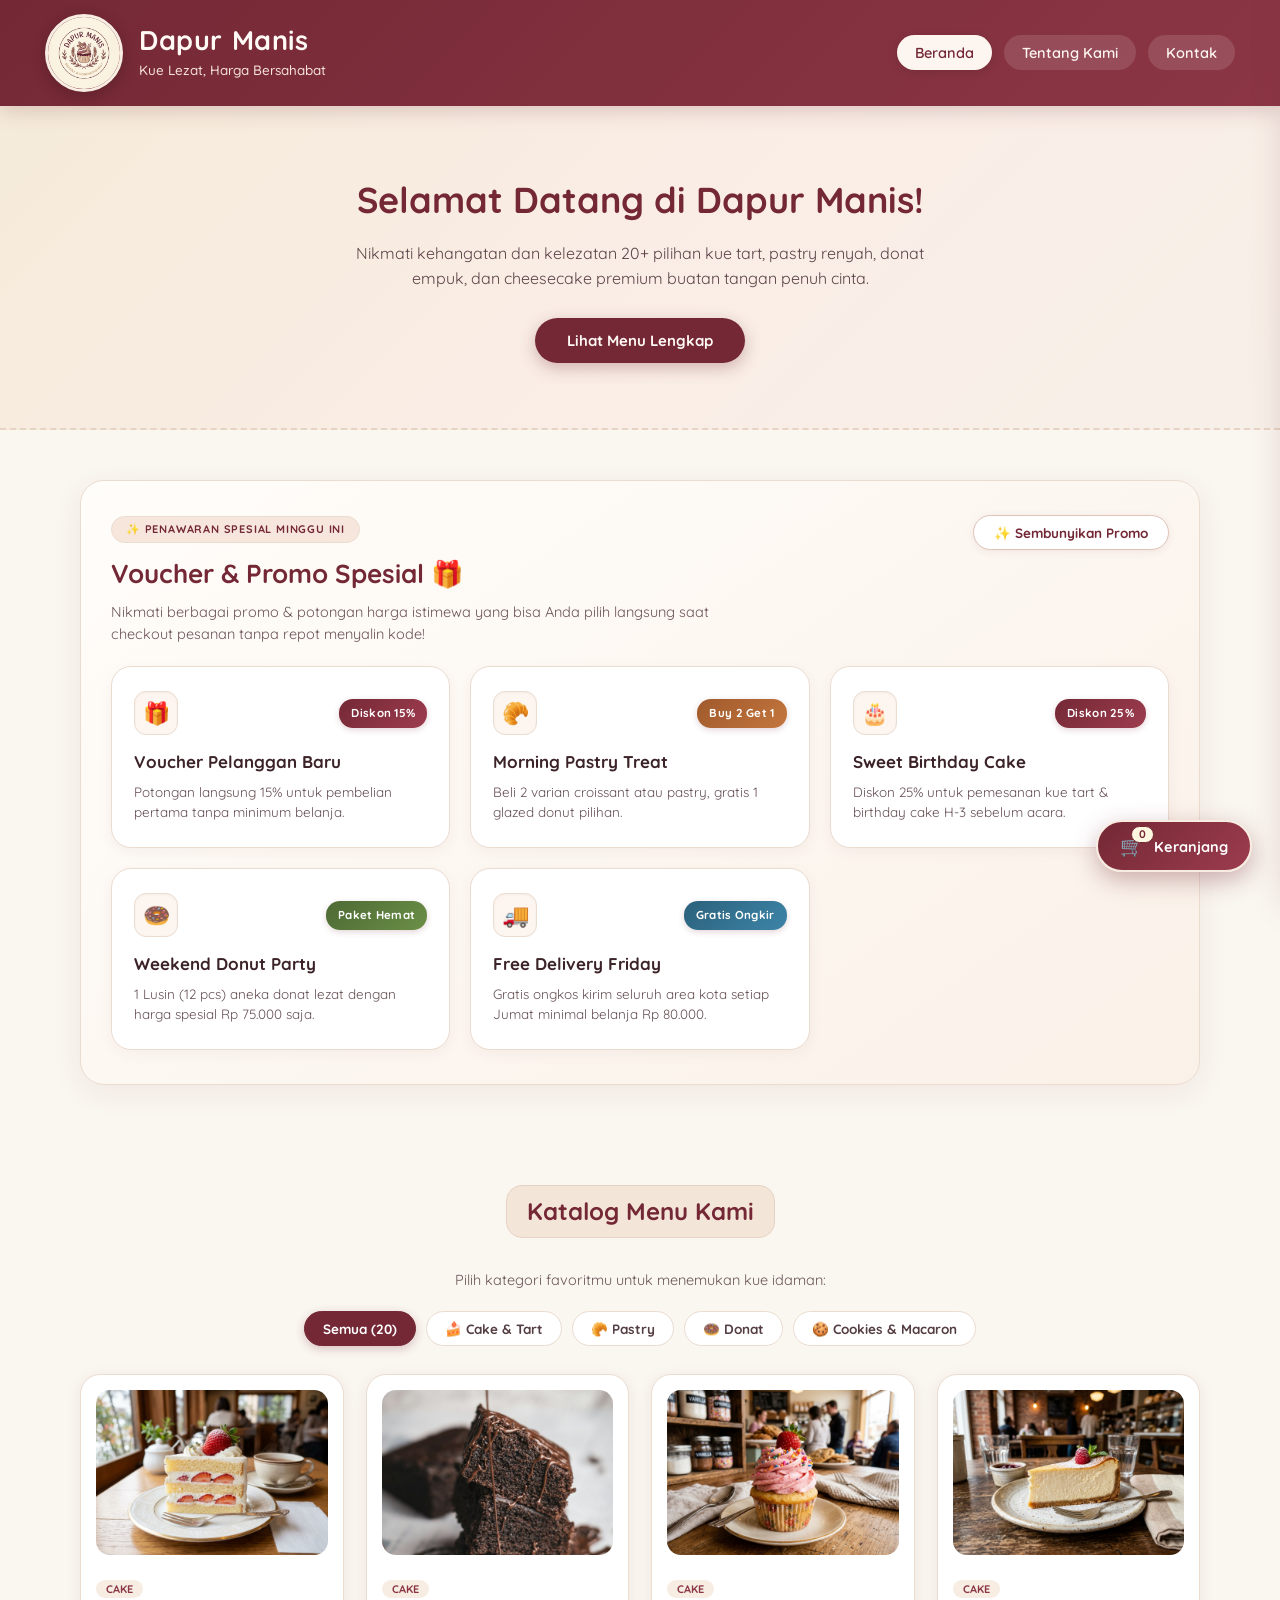
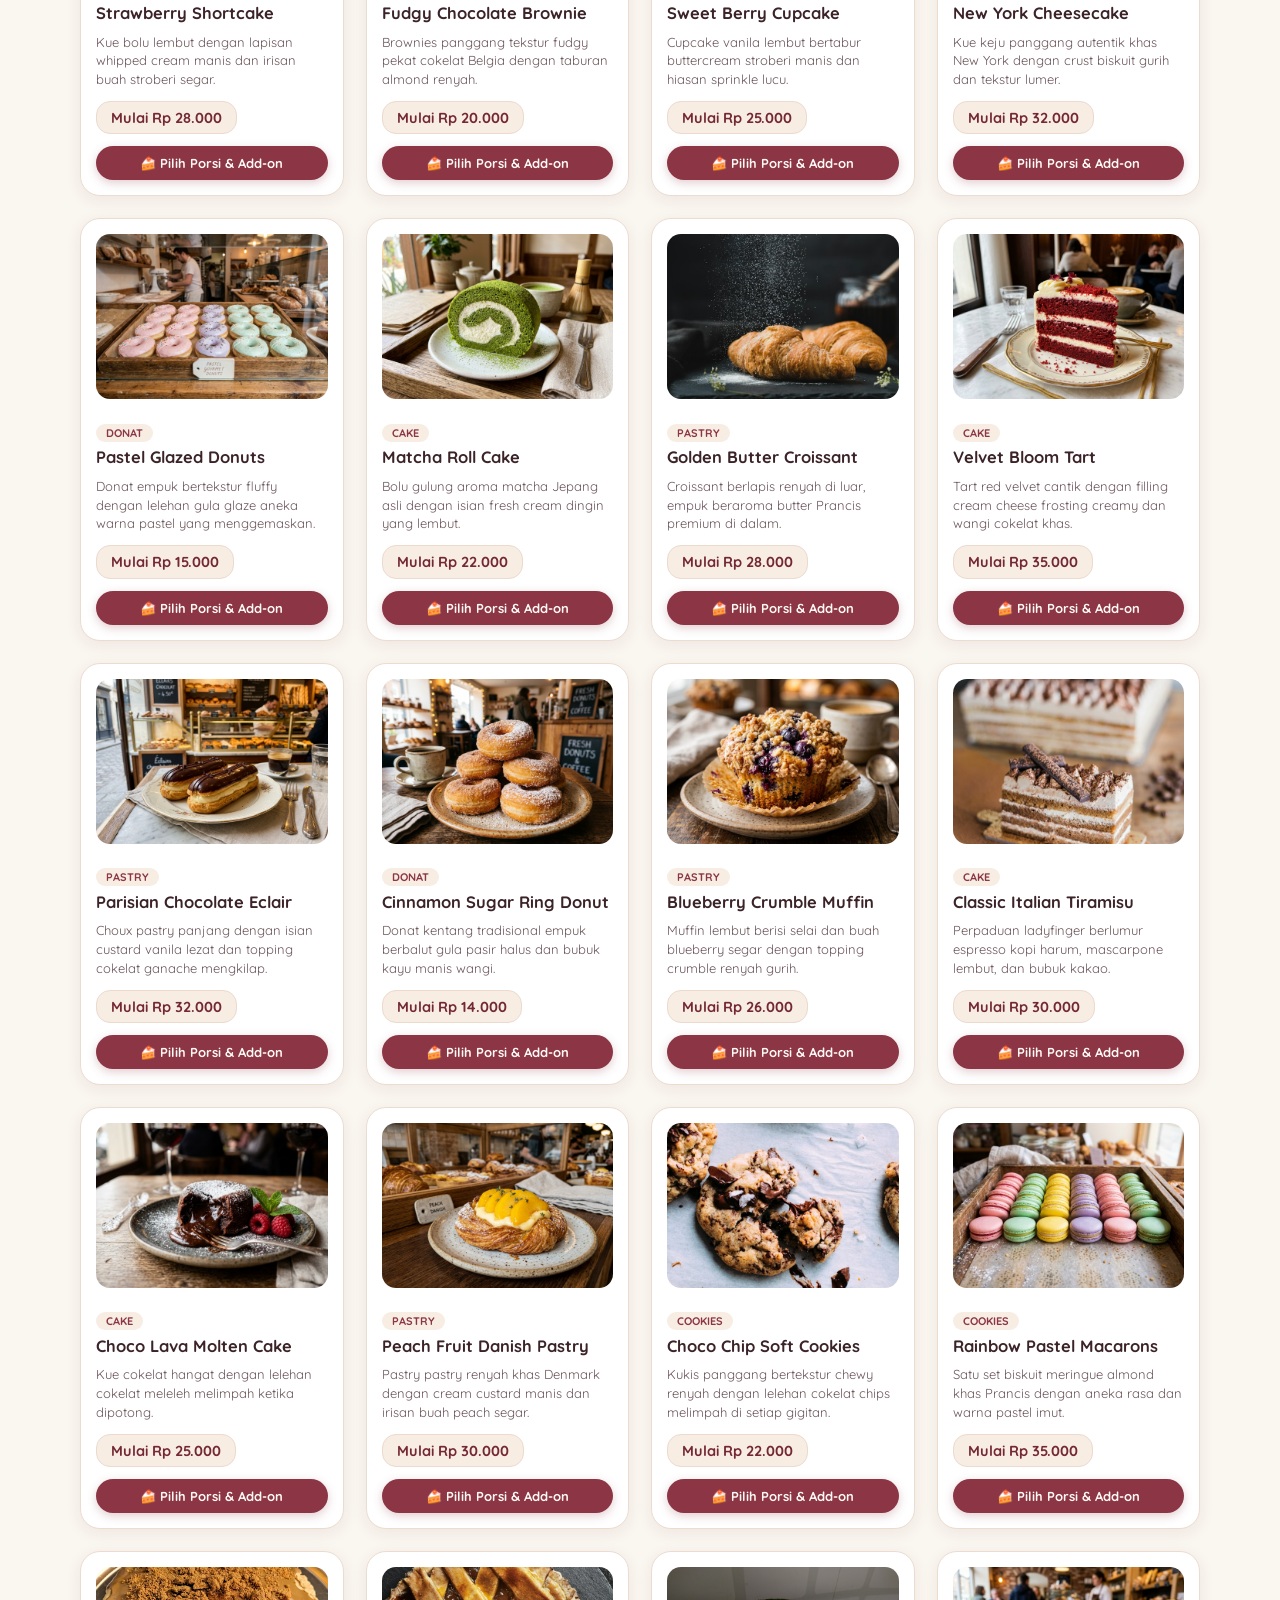
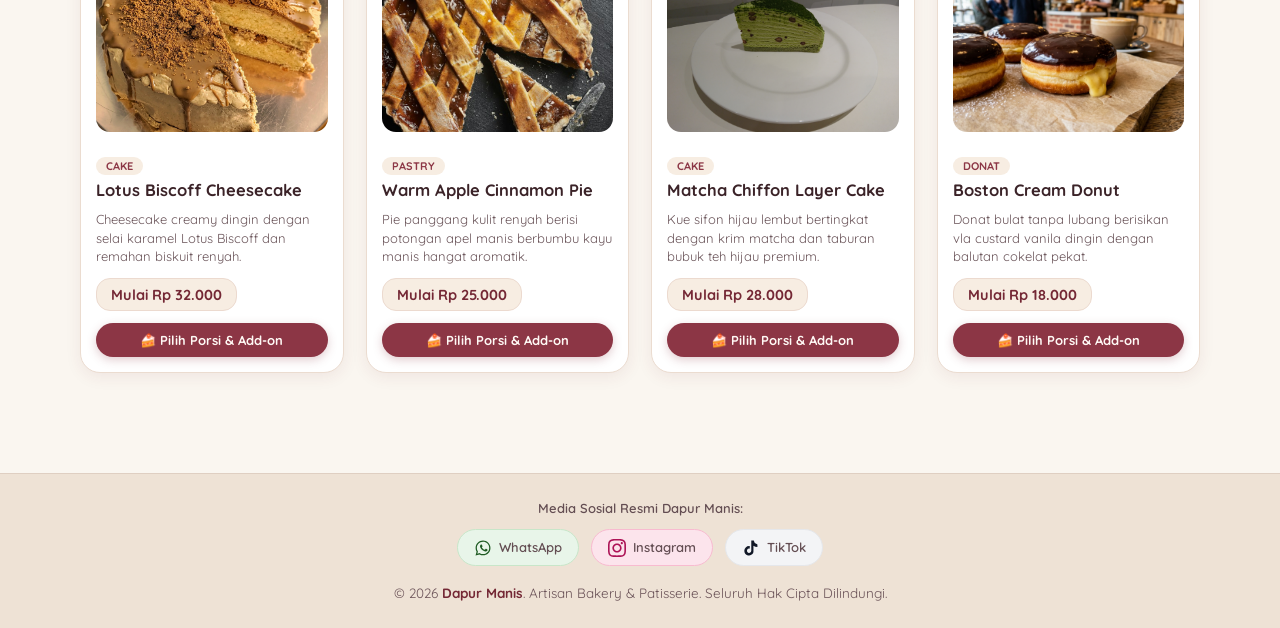
<file: index.html>
<!doctype html>
<html lang="id">
  <head>
    <meta charset="UTF-8" />
    <meta name="viewport" content="width=device-width, initial-scale=1.0" />
    <title>Dapur Manis - Toko Kue & Pastry</title>
    <meta
      name="description"
      content="Toko kue online Dapur Manis, menyediakan aneka pastry, donat empuk, kue tart, dan cheesecake lezat harga terjangkau."
    />
    <link rel="preconnect" href="https://fonts.googleapis.com" />
    <link rel="preconnect" href="https://fonts.gstatic.com" crossorigin />
    <link
      href="https://fonts.googleapis.com/css2?family=Quicksand:wght@500;600;700&display=swap"
      rel="stylesheet"
    />
    <link rel="stylesheet" href="style.css" />
  </head>
  <body>
    <!-- NOTIFIKASI TOAST -->
    <div id="notifikasi">🛍️ Produk berhasil ditambahkan ke keranjang!</div>

    <!-- HEADER DENGAN LOGO GAMBAR AI -->
    <header>
      <div class="logo">
        <img src="images/logo.png" alt="Logo Dapur Manis" class="logo-img" />
        <div class="logo-text">
          <h1>Dapur Manis</h1>
          <p>Kue Lezat, Harga Bersahabat</p>
        </div>
      </div>
      <nav>
        <ul>
          <li><a href="index.html" class="aktif">Beranda</a></li>
          <li><a href="tentang.html">Tentang Kami</a></li>
          <li><a href="kontak.html">Kontak</a></li>
        </ul>
      </nav>
    </header>

    <!-- HERO SECTION -->
    <div class="hero fade-in">
      <h2>Selamat Datang di Dapur Manis!</h2>
      <p>
        Nikmati kehangatan dan kelezatan 20+ pilihan kue tart, pastry renyah,
        donat empuk, dan cheesecake premium buatan tangan penuh cinta.
      </p>
      <button onclick="scrollKeProduk()">Lihat Menu Lengkap</button>
    </div>

    <!-- SECTION: 5 PROMO / DISKON SPESIAL -->
    <section class="fade-in">
      <div class="promo-box">
        <div class="promo-header-wrapper">
          <div class="promo-header-left">
            <span class="promo-tag-mini">✨ PENAWARAN SPESIAL MINGGU INI</span>
            <h2>Voucher & Promo Spesial 🎁</h2>
            <p class="promo-subtitle">
              Nikmati berbagai promo & potongan harga istimewa yang bisa Anda pilih langsung saat checkout pesanan tanpa repot menyalin kode!
            </p>
          </div>
          <button class="btn-toggle-promo" id="btnTogglePromo" onclick="toggleSemuaPromo()">
            ✨ Sembunyikan Promo
          </button>
        </div>

        <div id="areaPromo">
          <!-- 5 Promo dirender otomatis oleh JavaScript -->
          <div class="promo-grid" id="gridPromo"></div>
        </div>
      </div>
    </section>

    <!-- SECTION: 20 MENU PILIHAN (DENGAN FILTER KATEGORI) -->
    <section id="produk" class="fade-in">
      <div style="text-align: center; margin-bottom: 20px;">
        <h2>Katalog Menu Kami</h2>
        <p style="color: #6b555a; font-size: 14.5px; margin-top: 8px;">
          Pilih kategori favoritmu untuk menemukan kue idaman:
        </p>
      </div>

      <!-- Filter Kategori Interaktif -->
      <div class="kategori-wrapper">
        <button class="btn-kategori aktif" onclick="filterProduk('semua', this)">Semua (20)</button>
        <button class="btn-kategori" onclick="filterProduk('cake', this)">🍰 Cake & Tart</button>
        <button class="btn-kategori" onclick="filterProduk('pastry', this)">🥐 Pastry</button>
        <button class="btn-kategori" onclick="filterProduk('donat', this)">🍩 Donat</button>
        <button class="btn-kategori" onclick="filterProduk('cookies', this)">🍪 Cookies & Macaron</button>
      </div>

      <!-- 20 Produk dirender secara dinamis oleh JavaScript -->
      <div class="produk-grid" id="daftarProduk"></div>
    </section>

    <!-- TOMBOL FLOATING KERANJANG BELANJA -->
    <button class="floating-cart-btn" id="floatingCartBtn" onclick="bukaKeranjang()" aria-label="Buka Keranjang Belanja">
      <div class="floating-cart-icon-wrap">
        🛒
        <span class="cart-badge" id="floatingCartBadge">0</span>
      </div>
      <span class="floating-cart-label">Keranjang</span>
    </button>

    <!-- OVERLAY GELAP UNTUK DRAWER & MODAL -->
    <div id="cartOverlay" class="cart-overlay" onclick="tutupSemuaModal()"></div>

    <!-- DRAWER KERANJANG BELANJA (SLIDE-IN DARI KANAN) -->
    <div id="cartDrawer" class="cart-drawer">
      <div class="cart-drawer-header">
        <div class="cart-title-wrap">
          <h3>🛍️ Keranjang Belanja</h3>
          <span class="cart-count-pill" id="cartTotalItems">0 item</span>
        </div>
        <button class="btn-close-drawer" onclick="tutupKeranjang()" aria-label="Tutup Keranjang">✕</button>
      </div>

      <!-- LIST ITEM KERANJANG -->
      <div class="cart-drawer-body" id="cartItemsList">
        <!-- Dirender otomatis oleh JavaScript -->
      </div>

      <!-- FOOTER KERANJANG: VOUCHER, TOTAL & CHECKOUT -->
      <div class="cart-drawer-footer" id="cartFooter">
        <!-- Bagian Pemilih Voucher Pintar -->
        <div class="cart-voucher-box" id="cartVoucherBox">
          <!-- Dirender dinamis oleh JavaScript -->
        </div>

        <!-- Ringkasan Harga -->
        <div class="cart-summary">
          <div class="summary-row">
            <span>Subtotal</span>
            <span id="cartSubtotalText">Rp 0</span>
          </div>
          <div class="summary-row diskon" id="rowDiskon" style="display: none;">
            <span>Diskon Voucher (<span id="namaVoucherAktif">-</span>)</span>
            <span id="cartDiskonText">- Rp 0</span>
          </div>
          <div class="summary-row total">
            <span>Total Pembayaran</span>
            <span id="cartTotalText">Rp 0</span>
          </div>
        </div>

        <!-- Tombol Aksi -->
        <div class="cart-actions">
          <button class="btn-checkout" onclick="bukaCheckout()">Lanjut ke Checkout ➔</button>
          <button class="btn-clear-cart" onclick="konfirmasiKosongkanKeranjang()">Kosongkan</button>
        </div>
      </div>
    </div>

    <!-- MODAL DETAIL KUE, PORSI & ADD-ON (SLICES, TART, LILIN & TOPPER) -->
    <div id="modalDetailProduk" class="modal-detail-produk">
      <div class="modal-detail-content">
        <button class="btn-close-modal btn-close-detail" onclick="tutupModalDetail()" aria-label="Tutup Detail Kue">✕</button>
        <div id="modalDetailBody" class="modal-detail-body">
          <!-- Konten detail kue, pilihan porsi, dan add-on dirender dinamis via script.js -->
        </div>
      </div>
    </div>

    <!-- MODAL CHECKOUT PEMESANAN -->
    <div id="checkoutModal" class="checkout-modal">
      <div class="checkout-modal-content">
        <div class="checkout-header">
          <div>
            <h3>🍰 Checkout & Pemesanan</h3>
            <p>Lengkapi data pengiriman untuk memproses pesanan kue lezat Anda</p>
          </div>
          <button class="btn-close-modal" onclick="tutupCheckout()" aria-label="Tutup Formulir">✕</button>
        </div>

        <div class="checkout-body">
          <form id="formCheckout" onsubmit="prosesCheckout(event)">
            <div class="checkout-grid">
              <!-- Kolom Kiri: Data Pemesan & Pengiriman -->
              <div class="checkout-col">
                <h4 class="checkout-section-title">📍 Data Pengiriman</h4>

                <div class="form-group">
                  <label for="coNama">Nama Lengkap *</label>
                  <input type="text" id="coNama" placeholder="Nama penerima kue..." required />
                </div>

                <div class="form-group">
                  <label for="coTelepon">Nomor WhatsApp / HP *</label>
                  <input type="tel" id="coTelepon" placeholder="Contoh: 081234567890" required />
                </div>

                <!-- Opsi Metode Pengiriman -->
                <div class="form-group">
                  <label>Opsi Pengiriman *</label>
                  <div class="pengiriman-options">
                    <label class="radio-label">
                      <input type="radio" name="opsiPengiriman" value="delivery" checked onchange="gantiOpsiPengiriman(this.value)" />
                      <span>🚚 Diantar ke Alamat (Delivery - Ongkir Rp 10.000)</span>
                    </label>
                    <label class="radio-label">
                      <input type="radio" name="opsiPengiriman" value="pickup" onchange="gantiOpsiPengiriman(this.value)" />
                      <span>🏬 Ambil Sendiri di Toko (Pick-up - Bebas Ongkir)</span>
                    </label>
                  </div>
                </div>

                <div class="form-group" id="groupAlamatPengiriman">
                  <label for="coAlamat">Alamat Lengkap Pengiriman *</label>
                  <textarea id="coAlamat" rows="3" placeholder="Jalan, No. Rumah, RT/RW, Kelurahan, Kecamatan, Kota" required></textarea>
                </div>

                <!-- Info Lokasi Jika Ambil di Toko -->
                <div class="info-pickup-box" id="infoPickupBox" style="display: none;">
                  📍 <strong>Lokasi Toko Dapur Manis:</strong><br />
                  Jl. Cempaka Manis No. 45, Kota (Buka Pukul 08.00 - 20.00 WIB).<br />
                  Pesanan Anda akan kami siapkan dan bisa diambil langsung tanpa biaya ongkos kirim.
                </div>

                <div class="form-row-2">
                  <div class="form-group">
                    <label for="coTanggal" id="labelCoTanggal">Tanggal Kirim *</label>
                    <input type="date" id="coTanggal" required />
                  </div>
                  <div class="form-group">
                    <label for="coWaktu" id="labelCoWaktu">Waktu Kirim / Ambil</label>
                    <select id="coWaktu">
                      <option value="Pagi (08.00 - 11.00)">Pagi (08.00 - 11.00)</option>
                      <option value="Siang (12.00 - 15.00)">Siang (12.00 - 15.00)</option>
                      <option value="Sore (15.00 - 18.00)" selected>Sore (15.00 - 18.00)</option>
                    </select>
                  </div>
                </div>

                <div class="form-group">
                  <label for="coCatatan">Catatan Pesanan (Opsional)</label>
                  <input type="text" id="coCatatan" placeholder="Contoh: Lilin ultah, tulisan ucapan di kue, dll" />
                </div>

                <div class="form-group">
                  <label>Metode Pembayaran *</label>
                  <div class="metode-bayar-options">
                    <label class="radio-label">
                      <input type="radio" name="metodeBayar" value="QRIS" checked onchange="togglePilihanBank()" />
                      <span>🟢 QRIS (Pembayaran Instan)</span>
                    </label>

                    <div id="qrisInfoCheckout" class="metode-pay-hint">
                      📱 <strong>Scan QRIS Cepat:</strong> QR Code resmi dan nominal pembayaran akan langsung ditampilkan di struk untuk Anda scan via GoPay, OVO, Dana, BCA, atau m-Banking.
                    </div>

                    <label class="radio-label">
                      <input type="radio" name="metodeBayar" value="Transfer Bank" id="radioTransferBank" onchange="togglePilihanBank()" />
                      <span>🏦 Transfer Bank</span>
                    </label>

                    <!-- Dropdown Pilihan Bank & Live Info Rekening -->
                    <div id="pilihanBankWrapper" class="bank-dropdown-wrapper" style="display: none;">
                      <label for="selectBank" class="sub-label">Pilih Bank Tujuan:</label>
                      <select id="selectBank" class="select-bank" onchange="perbaruiInfoBankCheckout()">
                        <option value="BCA">Bank BCA (827-091-2345 a.n Dapur Manis)</option>
                        <option value="Mandiri">Bank Mandiri (137-00-9876-543 a.n Dapur Manis)</option>
                        <option value="BRI">Bank BRI (0341-01-002345-502 a.n Dapur Manis)</option>
                        <option value="BNI">Bank BNI (084-567-8901 a.n Dapur Manis)</option>
                        <option value="BSI">Bank Syariah Indonesia / BSI (712-345-6789 a.n Dapur Manis)</option>
                        <option value="SeaBank">SeaBank (901-234-5678 a.n Dapur Manis)</option>
                      </select>
                      <div id="infoBankCheckoutBox" class="info-bank-live-card">
                        <!-- Diisi otomatis oleh JavaScript -->
                      </div>
                    </div>

                    <label class="radio-label">
                      <input type="radio" name="metodeBayar" value="COD (Bayar di Tempat)" onchange="togglePilihanBank()" />
                      <span>💵 COD (Bayar di Tempat / saat Terima)</span>
                    </label>

                    <div id="codInfoCheckout" class="metode-pay-hint" style="display: none;">
                      💵 <strong>Bayar Tunai:</strong> Pembayaran dilakukan secara tunai kepada kurir saat kue diantar atau di kasir saat ambil di toko Dapur Manis.
                    </div>
                  </div>
                </div>
              </div>

              <!-- Kolom Kanan: Ringkasan Pesanan -->
              <div class="checkout-col checkout-col-summary">
                <h4 class="checkout-section-title">🧾 Ringkasan Pesanan</h4>
                <div id="checkoutSummaryItems" class="checkout-summary-items">
                  <!-- Items dimuat via JS -->
                </div>

                <!-- Bagian Pemilih Voucher di Checkout -->
                <div class="checkout-voucher-section" id="checkoutVoucherSection">
                  <!-- Dirender dinamis oleh JavaScript -->
                </div>

                <div class="checkout-calc-box">
                  <div class="calc-row">
                    <span>Subtotal Produk</span>
                    <span id="coSubtotal">Rp 0</span>
                  </div>
                  <div class="calc-row diskon" id="coRowDiskon" style="display: none;">
                    <span>Diskon Voucher (<span id="coNamaVoucher">-</span>)</span>
                    <span id="coDiskon">- Rp 0</span>
                  </div>
                  <div class="calc-row">
                    <span>Ongkos Kirim</span>
                    <span id="coOngkir" class="text-green">Rp 10.000</span>
                  </div>
                  <div class="calc-row total">
                    <span>Total Pembayaran</span>
                    <span id="coTotalAkhir">Rp 0</span>
                  </div>
                </div>

                <button type="submit" class="btn-konfirmasi-order">
                  🧁 Konfirmasi & Buat Pesanan
                </button>
              </div>
            </div>
          </form>
        </div>
      </div>
    </div>

    <!-- MODAL PEMILIH VOUCHER & PROMO (SMART VOUCHER PICKER) -->
    <div id="voucherModal" class="voucher-modal" onclick="handleKlikLuarVoucher(event)">
      <div class="voucher-modal-content" onclick="event.stopPropagation()">
        <div class="voucher-modal-header">
          <div class="voucher-header-info">
            <h3>🎟️ Pilih Voucher Promo</h3>
            <p>Pilih diskon terbaik yang sesuai dengan pesanan Anda</p>
          </div>
          <button class="btn-close-modal" type="button" onclick="tutupModalVoucher()" aria-label="Tutup Pilihan Voucher">✕</button>
        </div>

        <div class="voucher-modal-body">
          <!-- Keterangan Status Voucher -->
          <div class="voucher-modal-subheading">
            <h4>Promo Toko Tersedia</h4>
            <span id="badgeVoucherTersedia" class="badge-voucher-count">0 promo bisa dipakai</span>
          </div>

          <!-- Daftar Voucher Card yang Dinamis Menyesuaikan Keranjang -->
          <div id="daftarVoucherContainer" class="voucher-picker-list">
            <!-- Dirender secara dinamis oleh JavaScript -->
          </div>
        </div>

        <div class="voucher-modal-footer">
          <button type="button" class="btn-tutup-voucher" onclick="tutupModalVoucher()">
            Selesai / Kembali ke Pesanan
          </button>
        </div>
      </div>
    </div>

    <!-- MODAL STRUK PESANAN BERHASIL -->
    <div id="successModal" class="success-modal">
      <div class="success-content">
        <div class="success-header">
          <div class="success-icon">🎉</div>
          <h3>Pesanan Berhasil Dibuat!</h3>
          <p>Terima kasih telah memesan kue lezat di Dapur Manis</p>
        </div>

        <div id="orderReceiptDetails" class="receipt-box">
          <!-- Diisi via JS -->
        </div>

        <div class="success-actions">
          <button id="btnKirimWhatsApp" class="btn-wa" onclick="kirimWhatsAppPesanan()">
            📲 Konfirmasi Pesanan via WhatsApp
          </button>
          <button id="btnUnduhFoto" class="btn-unduh-foto" onclick="unduhFotoStruk()">
            📸 Unduh Foto Struk (PNG)
          </button>
          <button class="btn-belanja-lagi" onclick="tutupSuksesModal()">
            🛍️ Belanja Lagi
          </button>
        </div>
      </div>
    </div>

    <!-- FOOTER -->
    <footer>
      <div class="footer-medsos-row">
        <span>Media Sosial Resmi Dapur Manis:</span>
        <div class="footer-medsos-links">
          <a href="https://wa.me/6285816098398" target="_blank" rel="noopener noreferrer" class="footer-icon-link link-wa" title="WhatsApp (0858-1609-8398)">
            <svg viewBox="0 0 24 24" width="18" height="18" fill="currentColor"><path d="M12.04 2C6.58 2 2.13 6.45 2.13 11.91C2.13 13.66 2.59 15.36 3.45 16.86L2.05 22L7.3 20.62C8.75 21.41 10.38 21.83 12.04 21.83C17.5 21.83 21.95 17.38 21.95 11.92C21.95 9.27 20.92 6.78 19.05 4.91C17.18 3.03 14.69 2 12.04 2M12.05 3.67C14.25 3.67 16.31 4.53 17.87 6.09C19.42 7.65 20.28 9.72 20.28 11.92C20.28 16.46 16.58 20.15 12.04 20.15C10.56 20.15 9.11 19.76 7.85 19L7.55 18.83L4.43 19.65L5.26 16.61L5.06 16.29C4.24 14.99 3.8 13.47 3.8 11.91C3.81 7.37 7.5 3.67 12.05 3.67M9.53 7.34C9.36 7.34 9.09 7.4 8.87 7.65C8.65 7.89 8.02 8.48 8.02 9.7C8.02 10.92 8.91 12.1 9.03 12.26C9.15 12.42 10.74 14.99 13.25 15.96C15.35 16.78 15.77 16.61 16.23 16.57C16.69 16.53 17.7 15.96 17.91 15.38C18.12 14.79 18.12 14.29 18.06 14.18C18 14.08 17.83 14.02 17.58 13.9C17.33 13.77 16.08 13.16 15.85 13.07C15.62 12.99 15.45 12.95 15.29 13.2C15.12 13.45 14.64 14.02 14.5 14.18C14.35 14.35 14.21 14.37 13.96 14.25C13.71 14.12 12.9 13.86 11.95 13.01C11.21 12.35 10.7 11.53 10.56 11.28C10.42 11.03 10.54 10.9 10.67 10.77C10.78 10.66 10.92 10.47 11.05 10.33C11.18 10.18 11.22 10.07 11.3 9.91C11.39 9.74 11.35 9.6 11.29 9.47C11.22 9.35 10.74 8.17 10.54 7.68C10.34 7.21 10.14 7.27 9.98 7.26C9.83 7.25 9.68 7.34 9.53 7.34Z"/></svg>
            <span>WhatsApp</span>
          </a>
          <a href="https://instagram.com" target="_blank" rel="noopener noreferrer" class="footer-icon-link link-ig" title="Instagram (@dapurmanis.bakery)">
            <svg viewBox="0 0 24 24" width="18" height="18" fill="currentColor"><path d="M12 2.163c3.204 0 3.584.012 4.85.07 3.252.148 4.771 1.691 4.919 4.919.058 1.265.069 1.645.069 4.849 0 3.205-.012 3.584-.069 4.849-.149 3.225-1.664 4.771-4.919 4.919-1.266.058-1.644.07-4.85.07-3.204 0-3.584-.012-4.849-.07-3.26-.149-4.771-1.699-4.919-4.92-.058-1.265-.07-1.644-.07-4.849 0-3.204.013-3.583.07-4.849.149-3.227 1.664-4.771 4.919-4.919 1.266-.057 1.645-.069 4.849-.069zm0-2.163c-3.259 0-3.667.014-4.947.072-4.358.2-6.78 2.618-6.98 6.98-.059 1.281-.073 1.689-.073 4.948 0 3.259.014 3.668.072 4.948.2 4.358 2.618 6.78 6.98 6.98 1.281.058 1.689.072 4.948.072 3.259 0 3.668-.014 4.948-.072 4.354-.2 6.782-2.618 6.979-6.98.059-1.28.073-1.689.073-4.948 0-3.259-.014-3.667-.072-4.947-.196-4.354-2.617-6.78-6.979-6.98-1.281-.059-1.69-.073-4.949-.073zm0 5.838c-3.403 0-6.162 2.759-6.162 6.162s2.759 6.163 6.162 6.163 6.162-2.759 6.162-6.163c0-3.403-2.759-6.162-6.162-6.162zm0 10.162c-2.209 0-4-1.79-4-4 0-2.209 1.791-4 4-4s4 1.791 4 4c0 2.21-1.791 4-4 4zm6.406-11.845c-.796 0-1.441.645-1.441 1.44s.645 1.44 1.441 1.44c.795 0 1.439-.645 1.439-1.44s-.644-1.44-1.439-1.44z"/></svg>
            <span>Instagram</span>
          </a>
          <a href="https://tiktok.com" target="_blank" rel="noopener noreferrer" class="footer-icon-link link-tiktok" title="TikTok (@dapurmanis.official)">
            <svg viewBox="0 0 24 24" width="18" height="18" fill="currentColor"><path d="M19.59 6.69a4.83 4.83 0 0 1-3.77-4.25V2h-3.45v13.67a2.89 2.89 0 0 1-5.2 1.74 2.89 2.89 0 0 1 2.31-4.64c.29 0 .58.04.86.12V9.4a6.33 6.33 0 0 0-.86-.06A6.34 6.34 0 0 0 3.1 15.68a6.34 6.34 0 0 0 10.82 4.48c.84-.85 1.34-2 1.34-3.25V8.89c1.5 1.07 3.32 1.7 5.29 1.76V7.2a4.81 4.81 0 0 1-.96-.51z"/></svg>
            <span>TikTok</span>
          </a>
        </div>
      </div>
      <p>
        &copy; 2026 <span>Dapur Manis</span>. Artisan Bakery & Patisserie. Seluruh Hak Cipta Dilindungi.
      </p>
    </footer>

    <script src="script.js"></script>
  </body>
</html>
</file>
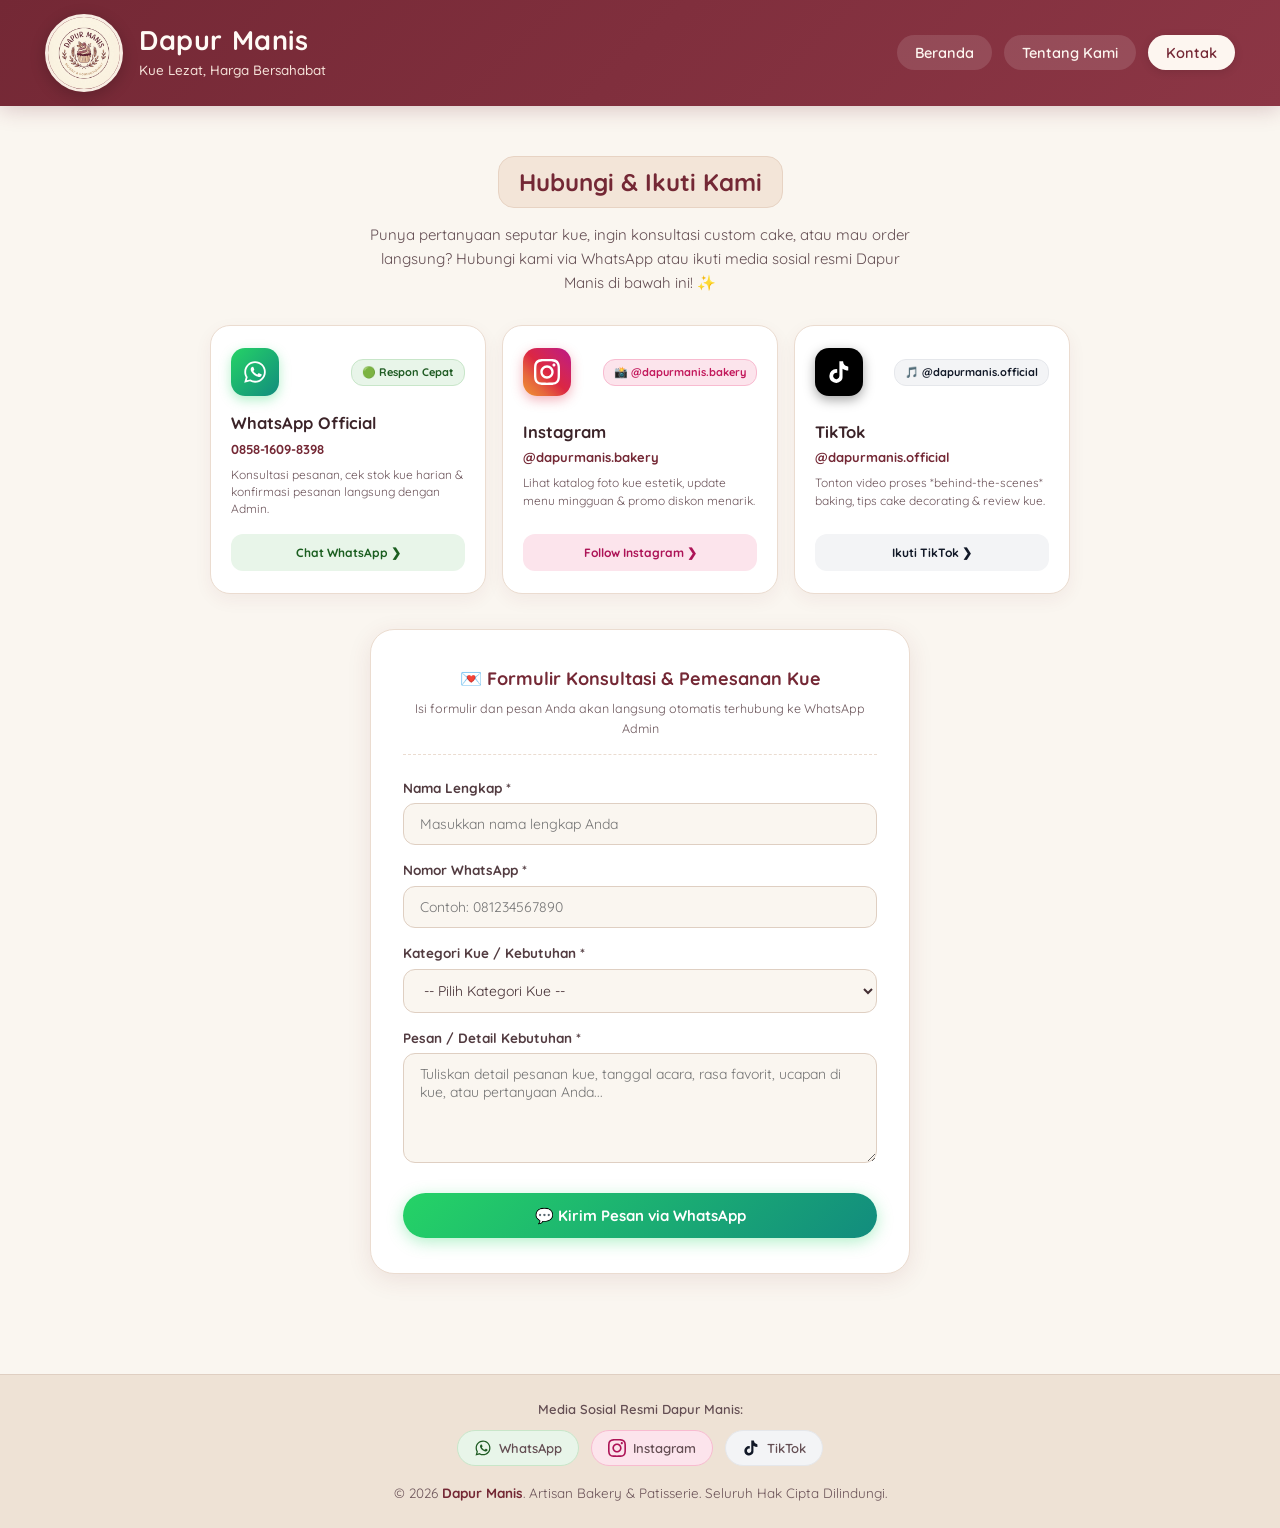
<file: kontak.html>
<!doctype html>
<html lang="id">
  <head>
    <meta charset="UTF-8" />
    <meta name="viewport" content="width=device-width, initial-scale=1.0" />
    <title>Dapur Manis - Kontak & Media Sosial</title>
    <meta
      name="description"
      content="Hubungi Dapur Manis via WhatsApp, Instagram, atau TikTok untuk pemesanan kue lezat dan konsultasi custom cake."
    />
    <link rel="preconnect" href="https://fonts.googleapis.com">
    <link rel="preconnect" href="https://fonts.gstatic.com" crossorigin>
    <link href="https://fonts.googleapis.com/css2?family=Quicksand:wght@500;600;700&display=swap" rel="stylesheet">
    <link rel="stylesheet" href="style.css" />
  </head>
  <body>
    <!-- HEADER -->
    <header>
      <div class="logo">
        <img src="images/logo.png" alt="Logo Dapur Manis" class="logo-img" />
        <div class="logo-text">
          <h1>Dapur Manis</h1>
          <p>Kue Lezat, Harga Bersahabat</p>
        </div>
      </div>
      <nav>
        <ul>
          <li><a href="index.html">Beranda</a></li>
          <li><a href="tentang.html">Tentang Kami</a></li>
          <li><a href="kontak.html" class="aktif">Kontak</a></li>
        </ul>
      </nav>
    </header>

    <!-- SECTION: KONTAK & MEDIA SOSIAL -->
    <section class="section-kontak fade-in">
      <h2>Hubungi & Ikuti Kami</h2>
      <p class="deskripsi-kontak">
        Punya pertanyaan seputar kue, ingin konsultasi custom cake, atau mau order langsung? Hubungi kami via WhatsApp atau ikuti media sosial resmi Dapur Manis di bawah ini! ✨
      </p>

      <!-- KARTU SALURAN MEDIA SOSIAL TOKO -->
      <div class="medsos-kontak-grid">
        <!-- 1. WHATSAPP -->
        <a href="https://wa.me/6285816098398?text=Halo%20Admin%20Dapur%20Manis,%20saya%20ingin%20konsultasi%20pemesanan%20kue." target="_blank" rel="noopener noreferrer" class="medsos-card card-wa">
          <div class="medsos-card-header">
            <div class="medsos-icon-wrap wa-icon-bg">
              <svg viewBox="0 0 24 24" width="26" height="26" fill="currentColor">
                <path d="M12.04 2C6.58 2 2.13 6.45 2.13 11.91C2.13 13.66 2.59 15.36 3.45 16.86L2.05 22L7.3 20.62C8.75 21.41 10.38 21.83 12.04 21.83C17.5 21.83 21.95 17.38 21.95 11.92C21.95 9.27 20.92 6.78 19.05 4.91C17.18 3.03 14.69 2 12.04 2M12.05 3.67C14.25 3.67 16.31 4.53 17.87 6.09C19.42 7.65 20.28 9.72 20.28 11.92C20.28 16.46 16.58 20.15 12.04 20.15C10.56 20.15 9.11 19.76 7.85 19L7.55 18.83L4.43 19.65L5.26 16.61L5.06 16.29C4.24 14.99 3.8 13.47 3.8 11.91C3.81 7.37 7.5 3.67 12.05 3.67M9.53 7.34C9.36 7.34 9.09 7.4 8.87 7.65C8.65 7.89 8.02 8.48 8.02 9.7C8.02 10.92 8.91 12.1 9.03 12.26C9.15 12.42 10.74 14.99 13.25 15.96C15.35 16.78 15.77 16.61 16.23 16.57C16.69 16.53 17.7 15.96 17.91 15.38C18.12 14.79 18.12 14.29 18.06 14.18C18 14.08 17.83 14.02 17.58 13.9C17.33 13.77 16.08 13.16 15.85 13.07C15.62 12.99 15.45 12.95 15.29 13.2C15.12 13.45 14.64 14.02 14.5 14.18C14.35 14.35 14.21 14.37 13.96 14.25C13.71 14.12 12.9 13.86 11.95 13.01C11.21 12.35 10.7 11.53 10.56 11.28C10.42 11.03 10.54 10.9 10.67 10.77C10.78 10.66 10.92 10.47 11.05 10.33C11.18 10.18 11.22 10.07 11.3 9.91C11.39 9.74 11.35 9.6 11.29 9.47C11.22 9.35 10.74 8.17 10.54 7.68C10.34 7.21 10.14 7.27 9.98 7.26C9.83 7.25 9.68 7.34 9.53 7.34Z"/>
              </svg>
            </div>
            <span class="medsos-badge badge-wa">🟢 Respon Cepat</span>
          </div>
          <div class="medsos-info">
            <h4>WhatsApp Official</h4>
            <div class="medsos-handle">0858-1609-8398</div>
            <p>Konsultasi pesanan, cek stok kue harian & konfirmasi pesanan langsung dengan Admin.</p>
          </div>
          <div class="medsos-cta cta-wa">Chat WhatsApp ❯</div>
        </a>

        <!-- 2. INSTAGRAM -->
        <a href="https://instagram.com" target="_blank" rel="noopener noreferrer" class="medsos-card card-ig">
          <div class="medsos-card-header">
            <div class="medsos-icon-wrap ig-icon-bg">
              <svg viewBox="0 0 24 24" width="26" height="26" fill="currentColor">
                <path d="M12 2.163c3.204 0 3.584.012 4.85.07 3.252.148 4.771 1.691 4.919 4.919.058 1.265.069 1.645.069 4.849 0 3.205-.012 3.584-.069 4.849-.149 3.225-1.664 4.771-4.919 4.919-1.266.058-1.644.07-4.85.07-3.204 0-3.584-.012-4.849-.07-3.26-.149-4.771-1.699-4.919-4.92-.058-1.265-.07-1.644-.07-4.849 0-3.204.013-3.583.07-4.849.149-3.227 1.664-4.771 4.919-4.919 1.266-.057 1.645-.069 4.849-.069zm0-2.163c-3.259 0-3.667.014-4.947.072-4.358.2-6.78 2.618-6.98 6.98-.059 1.281-.073 1.689-.073 4.948 0 3.259.014 3.668.072 4.948.2 4.358 2.618 6.78 6.98 6.98 1.281.058 1.689.072 4.948.072 3.259 0 3.668-.014 4.948-.072 4.354-.2 6.782-2.618 6.979-6.98.059-1.28.073-1.689.073-4.948 0-3.259-.014-3.667-.072-4.947-.196-4.354-2.617-6.78-6.979-6.98-1.281-.059-1.69-.073-4.949-.073zm0 5.838c-3.403 0-6.162 2.759-6.162 6.162s2.759 6.163 6.162 6.163 6.162-2.759 6.162-6.163c0-3.403-2.759-6.162-6.162-6.162zm0 10.162c-2.209 0-4-1.79-4-4 0-2.209 1.791-4 4-4s4 1.791 4 4c0 2.21-1.791 4-4 4zm6.406-11.845c-.796 0-1.441.645-1.441 1.44s.645 1.44 1.441 1.44c.795 0 1.439-.645 1.439-1.44s-.644-1.44-1.439-1.44z"/>
              </svg>
            </div>
            <span class="medsos-badge badge-ig">📸 @dapurmanis.bakery</span>
          </div>
          <div class="medsos-info">
            <h4>Instagram</h4>
            <div class="medsos-handle">@dapurmanis.bakery</div>
            <p>Lihat katalog foto kue estetik, update menu mingguan & promo diskon menarik.</p>
          </div>
          <div class="medsos-cta cta-ig">Follow Instagram ❯</div>
        </a>

        <!-- 3. TIKTOK -->
        <a href="https://tiktok.com" target="_blank" rel="noopener noreferrer" class="medsos-card card-tiktok">
          <div class="medsos-card-header">
            <div class="medsos-icon-wrap tiktok-icon-bg">
              <svg viewBox="0 0 24 24" width="26" height="26" fill="currentColor">
                <path d="M19.59 6.69a4.83 4.83 0 0 1-3.77-4.25V2h-3.45v13.67a2.89 2.89 0 0 1-5.2 1.74 2.89 2.89 0 0 1 2.31-4.64c.29 0 .58.04.86.12V9.4a6.33 6.33 0 0 0-.86-.06A6.34 6.34 0 0 0 3.1 15.68a6.34 6.34 0 0 0 10.82 4.48c.84-.85 1.34-2 1.34-3.25V8.89c1.5 1.07 3.32 1.7 5.29 1.76V7.2a4.81 4.81 0 0 1-.96-.51z"/>
              </svg>
            </div>
            <span class="medsos-badge badge-tiktok">🎵 @dapurmanis.official</span>
          </div>
          <div class="medsos-info">
            <h4>TikTok</h4>
            <div class="medsos-handle">@dapurmanis.official</div>
            <p>Tonton video proses *behind-the-scenes* baking, tips cake decorating & review kue.</p>
          </div>
          <div class="medsos-cta cta-tiktok">Ikuti TikTok ❯</div>
        </a>
      </div>

      <!-- FORMULIR KONTAK VIA WHATSAPP -->
      <div class="form-kontak">
        <div class="form-kontak-head">
          <h3>💌 Formulir Konsultasi & Pemesanan Kue</h3>
          <p>Isi formulir dan pesan Anda akan langsung otomatis terhubung ke WhatsApp Admin</p>
        </div>

        <form id="formKontak" onsubmit="kirimPesan(event)">
          <label for="nama">Nama Lengkap *</label>
          <input type="text" id="nama" placeholder="Masukkan nama lengkap Anda" required oninput="const e=document.getElementById('errNama'); if(e) e.style.display='none'; this.style.borderColor='';" />
          <div class="error-msg" id="errNama">⚠ Nama tidak boleh kosong.</div>

          <label for="whatsapp">Nomor WhatsApp *</label>
          <input type="tel" id="whatsapp" placeholder="Contoh: 081234567890" required oninput="const e=document.getElementById('errWhatsapp'); if(e) e.style.display='none'; this.style.borderColor='';" />
          <div class="error-msg" id="errWhatsapp">⚠ Masukkan nomor WhatsApp yang valid (minimal 6 digit angka).</div>

          <label for="jenis">Kategori Kue / Kebutuhan *</label>
          <select id="jenis" required onchange="const e=document.getElementById('errJenis'); if(e) e.style.display='none'; this.style.borderColor='';">
            <option value="">-- Pilih Kategori Kue --</option>
            <option value="Kue Ulang Tahun & Custom Tart">🎂 Kue Ulang Tahun & Custom Tart</option>
            <option value="Kue Pernikahan & Hantaran">💍 Kue Pernikahan & Hantaran</option>
            <option value="Aneka Kue Potong & Dessert Box">🍰 Aneka Kue Potong & Dessert Box</option>
            <option value="Pastry, Pie & Croissant">🥐 Pastry, Pie & Croissant</option>
            <option value="Snack Box & Pesanan Acara Kantor">📦 Snack Box & Pesanan Acara Kantor</option>
            <option value="Pertanyaan & Konsultasi Umum">❓ Pertanyaan & Konsultasi Umum</option>
          </select>
          <div class="error-msg" id="errJenis">⚠ Silakan pilih kategori pesanan.</div>

          <label for="pesan">Pesan / Detail Kebutuhan *</label>
          <textarea
            id="pesan"
            placeholder="Tuliskan detail pesanan kue, tanggal acara, rasa favorit, ucapan di kue, atau pertanyaan Anda..."
            required
            oninput="const e=document.getElementById('errPesan'); if(e) e.style.display='none'; this.style.borderColor='';"
          ></textarea>
          <div class="error-msg" id="errPesan">⚠ Pesan tidak boleh kosong.</div>

          <button type="submit" class="btn-kirim-wa">
            💬 Kirim Pesan via WhatsApp
          </button>
          
          <div class="sukses-msg" id="sukses">
            ✅ Pesan disiapkan! Sedang mengalihkan ke WhatsApp Admin Dapur Manis...
          </div>
        </form>
      </div>
    </section>

    <!-- FOOTER -->
    <footer>
      <div class="footer-medsos-row">
        <span>Media Sosial Resmi Dapur Manis:</span>
        <div class="footer-medsos-links">
          <a href="https://wa.me/6285816098398" target="_blank" rel="noopener noreferrer" class="footer-icon-link link-wa" title="WhatsApp (0858-1609-8398)">
            <svg viewBox="0 0 24 24" width="18" height="18" fill="currentColor"><path d="M12.04 2C6.58 2 2.13 6.45 2.13 11.91C2.13 13.66 2.59 15.36 3.45 16.86L2.05 22L7.3 20.62C8.75 21.41 10.38 21.83 12.04 21.83C17.5 21.83 21.95 17.38 21.95 11.92C21.95 9.27 20.92 6.78 19.05 4.91C17.18 3.03 14.69 2 12.04 2M12.05 3.67C14.25 3.67 16.31 4.53 17.87 6.09C19.42 7.65 20.28 9.72 20.28 11.92C20.28 16.46 16.58 20.15 12.04 20.15C10.56 20.15 9.11 19.76 7.85 19L7.55 18.83L4.43 19.65L5.26 16.61L5.06 16.29C4.24 14.99 3.8 13.47 3.8 11.91C3.81 7.37 7.5 3.67 12.05 3.67M9.53 7.34C9.36 7.34 9.09 7.4 8.87 7.65C8.65 7.89 8.02 8.48 8.02 9.7C8.02 10.92 8.91 12.1 9.03 12.26C9.15 12.42 10.74 14.99 13.25 15.96C15.35 16.78 15.77 16.61 16.23 16.57C16.69 16.53 17.7 15.96 17.91 15.38C18.12 14.79 18.12 14.29 18.06 14.18C18 14.08 17.83 14.02 17.58 13.9C17.33 13.77 16.08 13.16 15.85 13.07C15.62 12.99 15.45 12.95 15.29 13.2C15.12 13.45 14.64 14.02 14.5 14.18C14.35 14.35 14.21 14.37 13.96 14.25C13.71 14.12 12.9 13.86 11.95 13.01C11.21 12.35 10.7 11.53 10.56 11.28C10.42 11.03 10.54 10.9 10.67 10.77C10.78 10.66 10.92 10.47 11.05 10.33C11.18 10.18 11.22 10.07 11.3 9.91C11.39 9.74 11.35 9.6 11.29 9.47C11.22 9.35 10.74 8.17 10.54 7.68C10.34 7.21 10.14 7.27 9.98 7.26C9.83 7.25 9.68 7.34 9.53 7.34Z"/></svg>
            <span>WhatsApp</span>
          </a>
          <a href="https://instagram.com" target="_blank" rel="noopener noreferrer" class="footer-icon-link link-ig" title="Instagram (@dapurmanis.bakery)">
            <svg viewBox="0 0 24 24" width="18" height="18" fill="currentColor"><path d="M12 2.163c3.204 0 3.584.012 4.85.07 3.252.148 4.771 1.691 4.919 4.919.058 1.265.069 1.645.069 4.849 0 3.205-.012 3.584-.069 4.849-.149 3.225-1.664 4.771-4.919 4.919-1.266.058-1.644.07-4.85.07-3.204 0-3.584-.012-4.849-.07-3.26-.149-4.771-1.699-4.919-4.92-.058-1.265-.07-1.644-.07-4.849 0-3.204.013-3.583.07-4.849.149-3.227 1.664-4.771 4.919-4.919 1.266-.057 1.645-.069 4.849-.069zm0-2.163c-3.259 0-3.667.014-4.947.072-4.358.2-6.78 2.618-6.98 6.98-.059 1.281-.073 1.689-.073 4.948 0 3.259.014 3.668.072 4.948.2 4.358 2.618 6.78 6.98 6.98 1.281.058 1.689.072 4.948.072 3.259 0 3.668-.014 4.948-.072 4.354-.2 6.782-2.618 6.979-6.98.059-1.28.073-1.689.073-4.948 0-3.259-.014-3.667-.072-4.947-.196-4.354-2.617-6.78-6.979-6.98-1.281-.059-1.69-.073-4.949-.073zm0 5.838c-3.403 0-6.162 2.759-6.162 6.162s2.759 6.163 6.162 6.163 6.162-2.759 6.162-6.163c0-3.403-2.759-6.162-6.162-6.162zm0 10.162c-2.209 0-4-1.79-4-4 0-2.209 1.791-4 4-4s4 1.791 4 4c0 2.21-1.791 4-4 4zm6.406-11.845c-.796 0-1.441.645-1.441 1.44s.645 1.44 1.441 1.44c.795 0 1.439-.645 1.439-1.44s-.644-1.44-1.439-1.44z"/></svg>
            <span>Instagram</span>
          </a>
          <a href="https://tiktok.com" target="_blank" rel="noopener noreferrer" class="footer-icon-link link-tiktok" title="TikTok (@dapurmanis.official)">
            <svg viewBox="0 0 24 24" width="18" height="18" fill="currentColor"><path d="M19.59 6.69a4.83 4.83 0 0 1-3.77-4.25V2h-3.45v13.67a2.89 2.89 0 0 1-5.2 1.74 2.89 2.89 0 0 1 2.31-4.64c.29 0 .58.04.86.12V9.4a6.33 6.33 0 0 0-.86-.06A6.34 6.34 0 0 0 3.1 15.68a6.34 6.34 0 0 0 10.82 4.48c.84-.85 1.34-2 1.34-3.25V8.89c1.5 1.07 3.32 1.7 5.29 1.76V7.2a4.81 4.81 0 0 1-.96-.51z"/></svg>
            <span>TikTok</span>
          </a>
        </div>
      </div>
      <p>
        &copy; 2026 <span>Dapur Manis</span>. Artisan Bakery & Patisserie. Seluruh Hak Cipta Dilindungi.
      </p>
    </footer>

    <script src="script.js"></script>
  </body>
</html>
</file>
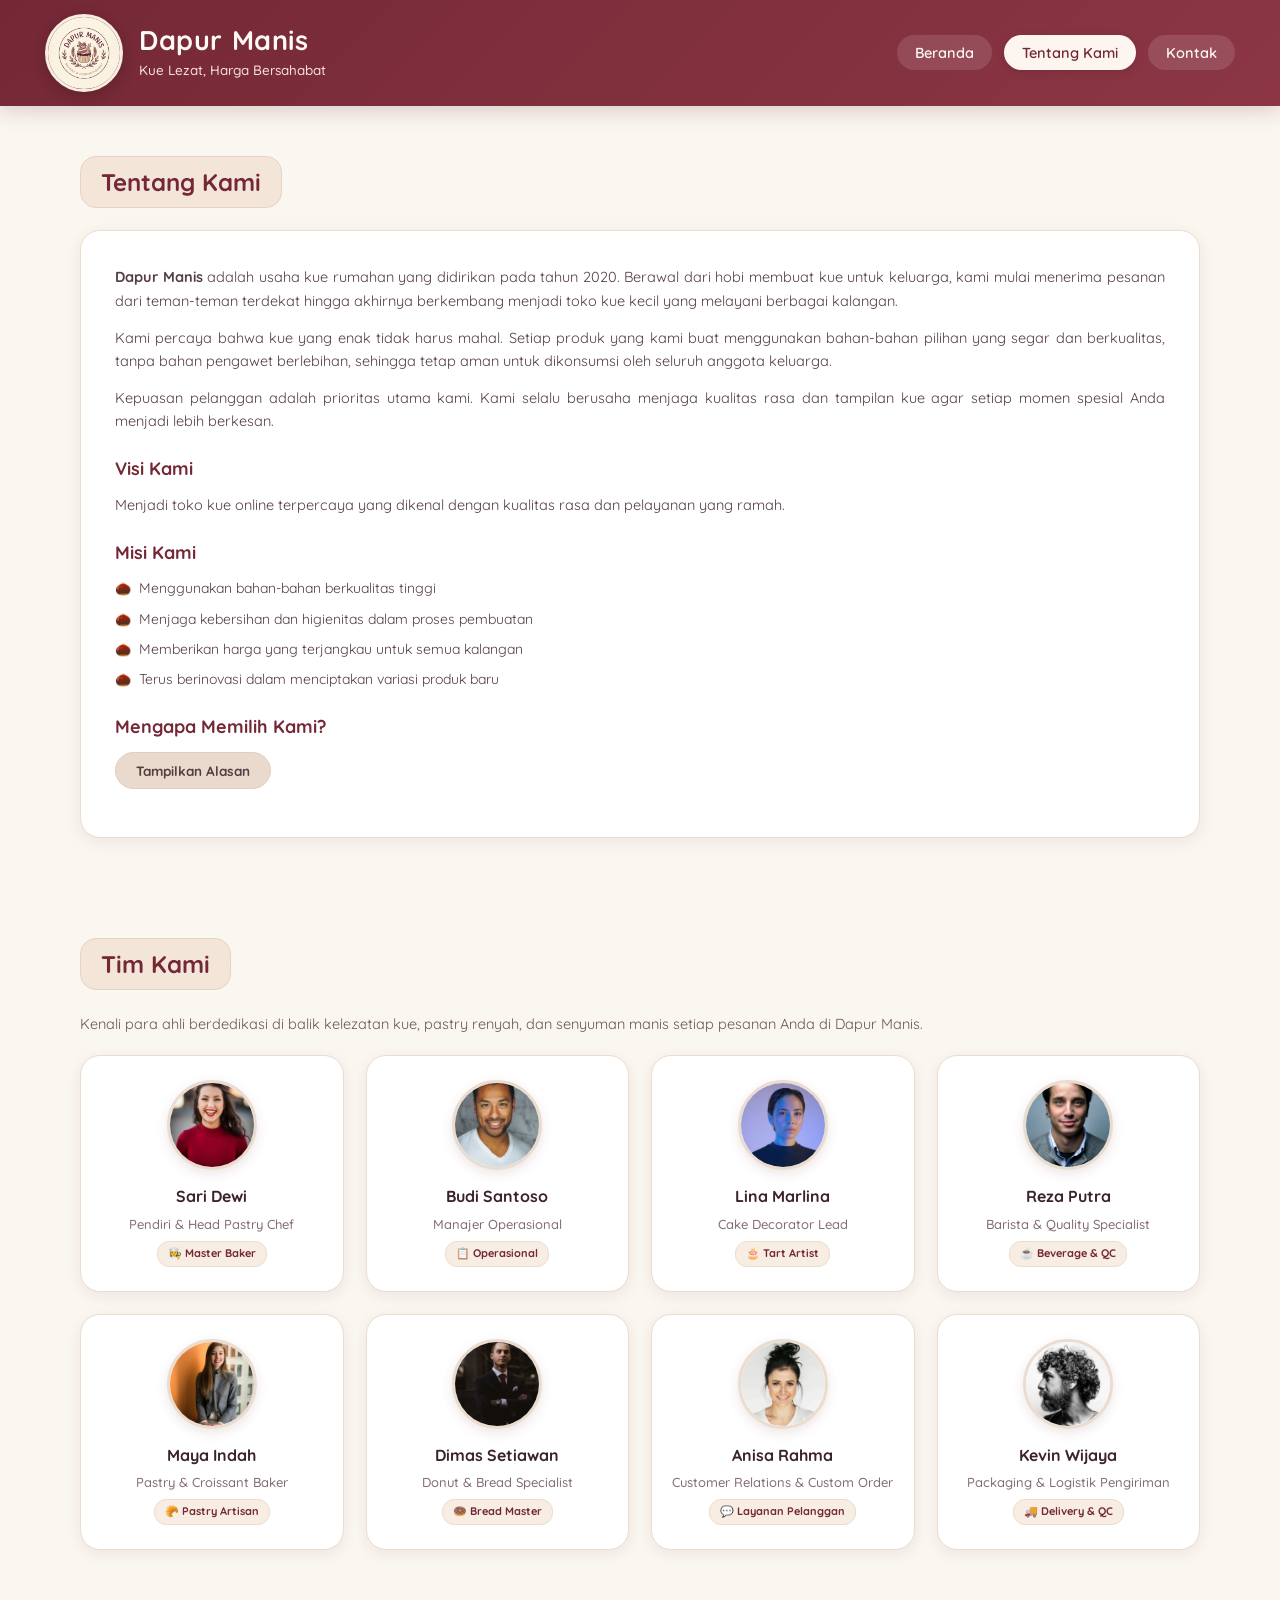
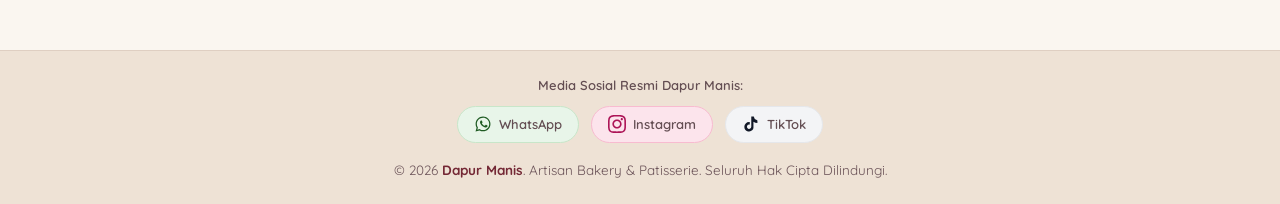
<file: tentang.html>
<!doctype html>
<html lang="id">
  <head>
    <meta charset="UTF-8" />
    <meta name="viewport" content="width=device-width, initial-scale=1.0" />
    <title>Dapur Manis - Tentang Kami</title>
    <meta
      name="description"
      content="Kenali lebih dekat Dapur Manis, toko kue rumahan yang berdiri sejak 2020."
    />
    <link rel="preconnect" href="https://fonts.googleapis.com">
    <link rel="preconnect" href="https://fonts.gstatic.com" crossorigin>
    <link href="https://fonts.googleapis.com/css2?family=Quicksand:wght@500;600;700&display=swap" rel="stylesheet">
    <link rel="stylesheet" href="style.css" />
  </head>
  <body>
    <!-- HEADER -->
    <header>
      <div class="logo">
        <img src="images/logo.png" alt="Logo Dapur Manis" class="logo-img" />
        <div class="logo-text">
          <h1>Dapur Manis</h1>
          <p>Kue Lezat, Harga Bersahabat</p>
        </div>
      </div>
      <nav>
        <ul>
          <li><a href="index.html">Beranda</a></li>
          <li><a href="tentang.html" class="aktif">Tentang Kami</a></li>
          <li><a href="kontak.html">Kontak</a></li>
        </ul>
      </nav>
    </header>

    <!-- SECTION: TENTANG -->
    <section class="fade-in">
      <h2>Tentang Kami</h2>
      <div class="tentang-wrapper">
        <div class="tentang-teks">
          <p>
            <strong>Dapur Manis</strong> adalah usaha kue rumahan yang didirikan
            pada tahun 2020. Berawal dari hobi membuat kue untuk keluarga, kami
            mulai menerima pesanan dari teman-teman terdekat hingga akhirnya
            berkembang menjadi toko kue kecil yang melayani berbagai kalangan.
          </p>
          <p>
            Kami percaya bahwa kue yang enak tidak harus mahal. Setiap produk
            yang kami buat menggunakan bahan-bahan pilihan yang segar dan
            berkualitas, tanpa bahan pengawet berlebihan, sehingga tetap aman
            untuk dikonsumsi oleh seluruh anggota keluarga.
          </p>
          <p>
            Kepuasan pelanggan adalah prioritas utama kami. Kami selalu berusaha
            menjaga kualitas rasa dan tampilan kue agar setiap momen spesial
            Anda menjadi lebih berkesan.
          </p>

          <h3>Visi Kami</h3>
          <p>
            Menjadi toko kue online terpercaya yang dikenal dengan kualitas rasa
            dan pelayanan yang ramah.
          </p>

          <h3>Misi Kami</h3>
          <ul>
            <li>Menggunakan bahan-bahan berkualitas tinggi</li>
            <li>Menjaga kebersihan dan higienitas dalam proses pembuatan</li>
            <li>Memberikan harga yang terjangkau untuk semua kalangan</li>
            <li>Terus berinovasi dalam menciptakan variasi produk baru</li>
          </ul>

          <h3>Mengapa Memilih Kami?</h3>
          <button class="toggle-btn" id="btnAlasan" onclick="toggleAlasan()">
            Tampilkan Alasan
          </button>
          <div class="konten-tersembunyi" id="infoAlasan">
            ✅ Dibuat langsung oleh tangan ahli<br />
            ✅ Bisa custom ukuran dan dekorasi<br />
            ✅ Pengiriman ke seluruh kota<br />
            ✅ Harga mulai dari Rp 25.000<br />
            ✅ Sudah dipercaya 500+ pelanggan
          </div>
        </div>
      </div>
    </section>

    <!-- SECTION: TIM (8 ORANG) -->
    <section class="fade-in">
      <h2>Tim Kami</h2>
      <p style="color: #6b555a; margin-bottom: 20px; font-size: 14.5px;">
        Kenali para ahli berdedikasi di balik kelezatan kue, pastry renyah, dan senyuman manis setiap pesanan Anda di Dapur Manis.
      </p>
      <div class="tim-grid">
        <div class="tim-card">
          <img src="images/team_1.jpg" alt="Sari Dewi" class="avatar-img" />
          <h4>Sari Dewi</h4>
          <p>Pendiri & Head Pastry Chef</p>
          <span class="tim-badge">👩‍🍳 Master Baker</span>
        </div>
        <div class="tim-card">
          <img src="images/team_2.jpg" alt="Budi Santoso" class="avatar-img" />
          <h4>Budi Santoso</h4>
          <p>Manajer Operasional</p>
          <span class="tim-badge">📋 Operasional</span>
        </div>
        <div class="tim-card">
          <img src="images/team_3.jpg" alt="Lina Marlina" class="avatar-img" />
          <h4>Lina Marlina</h4>
          <p>Cake Decorator Lead</p>
          <span class="tim-badge">🎂 Tart Artist</span>
        </div>
        <div class="tim-card">
          <img src="images/team_4.jpg" alt="Reza Putra" class="avatar-img" />
          <h4>Reza Putra</h4>
          <p>Barista & Quality Specialist</p>
          <span class="tim-badge">☕ Beverage & QC</span>
        </div>
        <div class="tim-card">
          <img src="images/team_5.jpg" alt="Maya Indah" class="avatar-img" />
          <h4>Maya Indah</h4>
          <p>Pastry & Croissant Baker</p>
          <span class="tim-badge">🥐 Pastry Artisan</span>
        </div>
        <div class="tim-card">
          <img src="images/team_6.jpg" alt="Dimas Setiawan" class="avatar-img" />
          <h4>Dimas Setiawan</h4>
          <p>Donut & Bread Specialist</p>
          <span class="tim-badge">🍩 Bread Master</span>
        </div>
        <div class="tim-card">
          <img src="images/team_7.jpg" alt="Anisa Rahma" class="avatar-img" />
          <h4>Anisa Rahma</h4>
          <p>Customer Relations & Custom Order</p>
          <span class="tim-badge">💬 Layanan Pelanggan</span>
        </div>
        <div class="tim-card">
          <img src="images/team_8.jpg" alt="Kevin Wijaya" class="avatar-img" />
          <h4>Kevin Wijaya</h4>
          <p>Packaging & Logistik Pengiriman</p>
          <span class="tim-badge">🚚 Delivery & QC</span>
        </div>
      </div>
    </section>

    <!-- FOOTER -->
    <footer>
      <div class="footer-medsos-row">
        <span>Media Sosial Resmi Dapur Manis:</span>
        <div class="footer-medsos-links">
          <a href="https://wa.me/6285816098398" target="_blank" rel="noopener noreferrer" class="footer-icon-link link-wa" title="WhatsApp (0858-1609-8398)">
            <svg viewBox="0 0 24 24" width="18" height="18" fill="currentColor"><path d="M12.04 2C6.58 2 2.13 6.45 2.13 11.91C2.13 13.66 2.59 15.36 3.45 16.86L2.05 22L7.3 20.62C8.75 21.41 10.38 21.83 12.04 21.83C17.5 21.83 21.95 17.38 21.95 11.92C21.95 9.27 20.92 6.78 19.05 4.91C17.18 3.03 14.69 2 12.04 2M12.05 3.67C14.25 3.67 16.31 4.53 17.87 6.09C19.42 7.65 20.28 9.72 20.28 11.92C20.28 16.46 16.58 20.15 12.04 20.15C10.56 20.15 9.11 19.76 7.85 19L7.55 18.83L4.43 19.65L5.26 16.61L5.06 16.29C4.24 14.99 3.8 13.47 3.8 11.91C3.81 7.37 7.5 3.67 12.05 3.67M9.53 7.34C9.36 7.34 9.09 7.4 8.87 7.65C8.65 7.89 8.02 8.48 8.02 9.7C8.02 10.92 8.91 12.1 9.03 12.26C9.15 12.42 10.74 14.99 13.25 15.96C15.35 16.78 15.77 16.61 16.23 16.57C16.69 16.53 17.7 15.96 17.91 15.38C18.12 14.79 18.12 14.29 18.06 14.18C18 14.08 17.83 14.02 17.58 13.9C17.33 13.77 16.08 13.16 15.85 13.07C15.62 12.99 15.45 12.95 15.29 13.2C15.12 13.45 14.64 14.02 14.5 14.18C14.35 14.35 14.21 14.37 13.96 14.25C13.71 14.12 12.9 13.86 11.95 13.01C11.21 12.35 10.7 11.53 10.56 11.28C10.42 11.03 10.54 10.9 10.67 10.77C10.78 10.66 10.92 10.47 11.05 10.33C11.18 10.18 11.22 10.07 11.3 9.91C11.39 9.74 11.35 9.6 11.29 9.47C11.22 9.35 10.74 8.17 10.54 7.68C10.34 7.21 10.14 7.27 9.98 7.26C9.83 7.25 9.68 7.34 9.53 7.34Z"/></svg>
            <span>WhatsApp</span>
          </a>
          <a href="https://instagram.com" target="_blank" rel="noopener noreferrer" class="footer-icon-link link-ig" title="Instagram (@dapurmanis.bakery)">
            <svg viewBox="0 0 24 24" width="18" height="18" fill="currentColor"><path d="M12 2.163c3.204 0 3.584.012 4.85.07 3.252.148 4.771 1.691 4.919 4.919.058 1.265.069 1.645.069 4.849 0 3.205-.012 3.584-.069 4.849-.149 3.225-1.664 4.771-4.919 4.919-1.266.058-1.644.07-4.85.07-3.204 0-3.584-.012-4.849-.07-3.26-.149-4.771-1.699-4.919-4.92-.058-1.265-.07-1.644-.07-4.849 0-3.204.013-3.583.07-4.849.149-3.227 1.664-4.771 4.919-4.919 1.266-.057 1.645-.069 4.849-.069zm0-2.163c-3.259 0-3.667.014-4.947.072-4.358.2-6.78 2.618-6.98 6.98-.059 1.281-.073 1.689-.073 4.948 0 3.259.014 3.668.072 4.948.2 4.358 2.618 6.78 6.98 6.98 1.281.058 1.689.072 4.948.072 3.259 0 3.668-.014 4.948-.072 4.354-.2 6.782-2.618 6.979-6.98.059-1.28.073-1.689.073-4.948 0-3.259-.014-3.667-.072-4.947-.196-4.354-2.617-6.78-6.979-6.98-1.281-.059-1.69-.073-4.949-.073zm0 5.838c-3.403 0-6.162 2.759-6.162 6.162s2.759 6.163 6.162 6.163 6.162-2.759 6.162-6.163c0-3.403-2.759-6.162-6.162-6.162zm0 10.162c-2.209 0-4-1.79-4-4 0-2.209 1.791-4 4-4s4 1.791 4 4c0 2.21-1.791 4-4 4zm6.406-11.845c-.796 0-1.441.645-1.441 1.44s.645 1.44 1.441 1.44c.795 0 1.439-.645 1.439-1.44s-.644-1.44-1.439-1.44z"/></svg>
            <span>Instagram</span>
          </a>
          <a href="https://tiktok.com" target="_blank" rel="noopener noreferrer" class="footer-icon-link link-tiktok" title="TikTok (@dapurmanis.official)">
            <svg viewBox="0 0 24 24" width="18" height="18" fill="currentColor"><path d="M19.59 6.69a4.83 4.83 0 0 1-3.77-4.25V2h-3.45v13.67a2.89 2.89 0 0 1-5.2 1.74 2.89 2.89 0 0 1 2.31-4.64c.29 0 .58.04.86.12V9.4a6.33 6.33 0 0 0-.86-.06A6.34 6.34 0 0 0 3.1 15.68a6.34 6.34 0 0 0 10.82 4.48c.84-.85 1.34-2 1.34-3.25V8.89c1.5 1.07 3.32 1.7 5.29 1.76V7.2a4.81 4.81 0 0 1-.96-.51z"/></svg>
            <span>TikTok</span>
          </a>
        </div>
      </div>
      <p>
        &copy; 2026 <span>Dapur Manis</span>. Artisan Bakery & Patisserie. Seluruh Hak Cipta Dilindungi.
      </p>
    </footer>

    <script src="script.js"></script>
  </body>
</html>
</file>
<file: style.css>
/* ============================================================
   GOOGLE FONTS - Quicksand (Font imut, bulat & ramah)
   ============================================================ */
@import url('https://fonts.googleapis.com/css2?family=Quicksand:wght@500;600;700&display=swap');

/* ============================================================
   GLOBAL STYLES (Tema: Burgundy & Warm Beige)
   ============================================================ */
* {
  margin: 0;
  padding: 0;
  box-sizing: border-box;
}

body {
  font-family: 'Quicksand', 'Segoe UI', sans-serif;
  background-color: #faf6f0; /* Warm Beige */
  color: #442f34;            /* Cokelat burgundy lembut */
  line-height: 1.6;
}

/* ============================================================
   HEADER & LOGO
   ============================================================ */
header {
  background: linear-gradient(135deg, #742835, #8c3645); /* Soft Burgundy */
  color: #fdfbf7;
  padding: 14px 45px;
  display: flex;
  justify-content: space-between;
  align-items: center;
  box-shadow: 0 4px 20px rgba(116, 40, 53, 0.22);
  position: sticky;
  top: 0;
  z-index: 100;
  transition: all 0.3s ease;
}

header .logo {
  display: flex;
  align-items: center;
  gap: 16px;
  text-decoration: none;
}

.logo-img {
  width: 78px;
  height: 78px;
  border-radius: 50%;
  object-fit: cover;
  border: 3px solid #f8ede3;
  background-color: #fffaf5;
  box-shadow: 0 4px 16px rgba(0, 0, 0, 0.2);
  transition: transform 0.3s ease, box-shadow 0.3s ease;
}

.logo-img:hover {
  transform: rotate(6deg) scale(1.06);
  box-shadow: 0 6px 22px rgba(0, 0, 0, 0.28);
}

.logo-text h1 {
  font-size: 27px;
  font-weight: 700;
  letter-spacing: 0.6px;
  color: #fffaf5;
  line-height: 1.15;
}

.logo-text p {
  font-size: 13.5px;
  opacity: 0.95;
  color: #fcece2;
  margin-top: 3px;
  font-weight: 500;
}

/* ============================
   NAVIGASI
   ============================ */
nav ul {
  list-style: none;
  display: flex;
  gap: 12px;
}

nav ul li a {
  color: #fdf6f0;
  text-decoration: none;
  font-size: 14.5px;
  font-weight: 600;
  padding: 8px 18px;
  border-radius: 20px;
  background-color: rgba(255, 255, 255, 0.12);
  transition: all 0.3s ease;
}

nav ul li a:hover,
nav ul li a.aktif {
  background-color: #fdf6f0;
  color: #742835;
  box-shadow: 0 2px 10px rgba(0, 0, 0, 0.12);
}

/* ============================
   HERO SECTION
   ============================ */
.hero {
  background: linear-gradient(135deg, #f5ebd9, #faede6, #f7f0e8);
  color: #442f34;
  text-align: center;
  padding: 65px 20px;
  border-bottom: 2px dashed #e6d3c4;
}

.hero h2 {
  font-size: 36px;
  font-weight: 700;
  color: #742835;
  margin-bottom: 12px;
}

.hero p {
  font-size: 16px;
  max-width: 620px;
  margin: 0 auto 26px;
  color: #5c4449;
}

.hero button {
  background: #742835;
  color: #fff9f5;
  border: none;
  padding: 13px 32px;
  font-size: 15px;
  font-family: inherit;
  font-weight: 700;
  border-radius: 25px;
  cursor: pointer;
  box-shadow: 0 5px 16px rgba(116, 40, 53, 0.3);
  transition: all 0.25s ease;
}

.hero button:hover {
  background: #5c1e29;
  transform: translateY(-3px) scale(1.02);
  box-shadow: 0 8px 20px rgba(116, 40, 53, 0.35);
}

/* ============================
   SECTION UTAMA
   ============================ */
section {
  padding: 50px 30px;
  max-width: 1180px;
  margin: 0 auto;
}

section h2 {
  font-size: 24px;
  font-weight: 700;
  color: #742835;
  margin-bottom: 22px;
  display: inline-block;
  background: #f3e5d8;
  padding: 6px 20px;
  border-radius: 16px;
  border: 1px solid #e7d3c3;
}

/* ============================
   PROMO & VOUCHER SPESIAL (TICKET / COUPON STYLE)
   ============================ */
.promo-box {
  background: linear-gradient(145deg, #fffdfa 0%, #faf1e8 100%);
  border: 1.5px solid #ebdcd0;
  border-radius: 24px;
  padding: 34px 30px;
  box-shadow: 0 8px 30px rgba(116, 40, 53, 0.07);
  position: relative;
  overflow: hidden;
}

.promo-tag-mini {
  display: inline-flex;
  align-items: center;
  gap: 6px;
  background: #f7e6dc;
  color: #742835;
  font-size: 11px;
  font-weight: 700;
  text-transform: uppercase;
  letter-spacing: 0.8px;
  padding: 4px 14px;
  border-radius: 20px;
  margin-bottom: 10px;
  border: 1px solid #ebdcd0;
}

.promo-header-wrapper {
  display: flex;
  justify-content: space-between;
  align-items: flex-start;
  flex-wrap: wrap;
  gap: 16px;
  margin-bottom: 22px;
}

.promo-header-left h2 {
  font-size: 26px;
  font-weight: 700;
  color: #742835;
  margin-bottom: 6px;
  background: none;
  border: none;
  padding: 0;
  display: flex;
  align-items: center;
  gap: 8px;
}

.promo-subtitle {
  color: #6c5459;
  font-size: 14.5px;
  margin: 0;
  max-width: 620px;
  line-height: 1.5;
}

.btn-toggle-promo {
  display: inline-flex;
  align-items: center;
  gap: 6px;
  background: #ffffff;
  color: #742835;
  border: 1.5px solid #dfc3b8;
  padding: 8px 20px;
  font-size: 13.5px;
  font-family: inherit;
  font-weight: 700;
  border-radius: 20px;
  cursor: pointer;
  box-shadow: 0 2px 8px rgba(116, 40, 53, 0.08);
  transition: all 0.25s ease;
  white-space: nowrap;
}

.btn-toggle-promo:hover {
  background: #742835;
  color: #ffffff;
  border-color: #742835;
  transform: translateY(-2px);
  box-shadow: 0 4px 14px rgba(116, 40, 53, 0.2);
}

.promo-grid {
  display: grid;
  grid-template-columns: repeat(auto-fill, minmax(280px, 1fr));
  gap: 20px;
  margin-top: 10px;
}

/* Kartu Voucher & Penjelasan Promo */
.promo-card {
  background: #ffffff;
  border-radius: 20px;
  padding: 24px 22px;
  border: 1.5px solid #ebdcd0;
  box-shadow: 0 4px 14px rgba(116, 40, 53, 0.05);
  position: relative;
  transition: transform 0.25s ease, box-shadow 0.25s ease, border-color 0.25s ease;
  display: flex;
  flex-direction: column;
}

.promo-card:hover {
  transform: translateY(-5px);
  box-shadow: 0 10px 24px rgba(116, 40, 53, 0.12);
  border-color: #d8b7a4;
}

.promo-card-body {
  display: flex;
  flex-direction: column;
  height: 100%;
}

.promo-card-top {
  display: flex;
  justify-content: space-between;
  align-items: center;
  margin-bottom: 16px;
}

.promo-icon-wrap {
  width: 44px;
  height: 44px;
  border-radius: 12px;
  background: #fdf5ef;
  display: flex;
  align-items: center;
  justify-content: center;
  font-size: 22px;
  border: 1px solid #ebdcd0;
  box-shadow: inset 0 1px 3px rgba(0, 0, 0, 0.04);
}

.promo-badge {
  display: inline-block;
  background: linear-gradient(135deg, #742835, #9e3d4f);
  color: #ffffff;
  font-size: 11.5px;
  font-weight: 700;
  padding: 5px 12px;
  border-radius: 14px;
  letter-spacing: 0.3px;
  box-shadow: 0 2px 6px rgba(116, 40, 53, 0.2);
}

.promo-badge.badge-free {
  background: linear-gradient(135deg, #a05a2c, #c4763e);
}

.promo-badge.badge-hemat {
  background: linear-gradient(135deg, #4d6a34, #6b8f47);
}

.promo-badge.badge-ongkir {
  background: linear-gradient(135deg, #2b617b, #3d84a8);
}

.promo-card h3 {
  font-size: 17px;
  font-weight: 700;
  color: #3b2328;
  margin-bottom: 8px;
  line-height: 1.3;
}

.promo-card p {
  font-size: 13.5px;
  color: #665055;
  line-height: 1.55;
  margin: 0;
}

/* ============================
   KATEGORI FILTER PRODUK
   ============================ */
.kategori-wrapper {
  display: flex;
  gap: 10px;
  flex-wrap: wrap;
  justify-content: center;
  margin-bottom: 28px;
}

.btn-kategori {
  background: #ffffff;
  color: #553e43;
  border: 1.5px solid #ebdcd0;
  padding: 8px 18px;
  border-radius: 20px;
  font-size: 13.5px;
  font-weight: 700;
  font-family: inherit;
  cursor: pointer;
  transition: all 0.25s ease;
}

.btn-kategori:hover,
.btn-kategori.aktif {
  background: #742835;
  color: #ffffff;
  border-color: #742835;
  box-shadow: 0 3px 10px rgba(116, 40, 53, 0.25);
}

/* ============================
   PRODUK / CARD (20 MENU)
   ============================ */
.produk-grid {
  display: grid;
  grid-template-columns: repeat(auto-fill, minmax(235px, 1fr));
  gap: 22px;
  justify-content: center;
}

.card {
  background: #ffffff;
  border-radius: 20px;
  border: 1px solid #ebdcd0;
  box-shadow: 0 4px 16px rgba(116, 40, 53, 0.08);
  padding: 15px;
  display: flex;
  flex-direction: column;
  justify-content: space-between;
  transition: transform 0.3s ease, box-shadow 0.3s ease;
}

.card:hover {
  transform: translateY(-6px);
  box-shadow: 0 10px 24px rgba(116, 40, 53, 0.16);
  border-color: #dfc7b6;
}

.card img {
  width: 100%;
  height: 165px;
  object-fit: cover;
  border-radius: 14px;
  margin-bottom: 12px;
}

.card .kategori-tag {
  font-size: 11px;
  font-weight: 700;
  color: #8c3645;
  background: #f7ede2;
  padding: 2px 10px;
  border-radius: 10px;
  width: fit-content;
  margin-bottom: 6px;
}

.card h3 {
  font-size: 16.5px;
  font-weight: 700;
  margin-bottom: 6px;
  color: #3b2328;
}

.card p {
  font-size: 13px;
  color: #6b555a;
  margin-bottom: 12px;
  line-height: 1.45;
  flex-grow: 1;
}

.card .harga {
  display: inline-block;
  background-color: #f7ede2;
  color: #742835;
  font-weight: 700;
  font-size: 14.5px;
  padding: 4px 14px;
  border-radius: 14px;
  margin-bottom: 12px;
  border: 1px solid #ecdacf;
  width: fit-content;
}

.card button {
  background: #8c3645;
  color: #fff9f5;
  border: none;
  padding: 9px 18px;
  border-radius: 22px;
  cursor: pointer;
  font-size: 13px;
  font-weight: 700;
  font-family: inherit;
  transition: all 0.25s ease;
  box-shadow: 0 3px 10px rgba(140, 54, 69, 0.25);
  width: 100%;
}

.card button:hover {
  background: #6e2532;
  transform: scale(1.02);
}

/* ============================
   NOTIFIKASI / TOAST
   ============================ */
#notifikasi {
  display: none;
  background: #742835;
  color: #fff9f5;
  text-align: center;
  padding: 12px 24px;
  font-size: 14px;
  font-weight: 600;
  position: fixed;
  top: 18px;
  left: 50%;
  transform: translateX(-50%);
  border-radius: 30px;
  box-shadow: 0 6px 20px rgba(116, 40, 53, 0.4);
  z-index: 999;
  animation: popIn 0.35s ease;
  border: 1px solid #944050;
}

@keyframes popIn {
  from {
    opacity: 0;
    transform: translate(-50%, -20px);
  }
  to {
    opacity: 1;
    transform: translate(-50%, 0);
  }
}

/* ============================
   TENTANG KAMI
   ============================ */
.tentang-wrapper {
  background: #ffffff;
  border-radius: 20px;
  padding: 34px;
  border: 1px solid #ebdcd0;
  box-shadow: 0 4px 16px rgba(116, 40, 53, 0.08);
}

.tentang-teks p {
  margin-bottom: 14px;
  text-align: justify;
  color: #553e43;
  font-size: 14.5px;
}

.tentang-teks h3 {
  color: #742835;
  margin: 22px 0 10px;
  font-size: 18px;
  font-weight: 700;
}

.tentang-teks ul {
  list-style: none;
  padding-left: 0;
  color: #553e43;
}

.tentang-teks ul li {
  margin-bottom: 8px;
  position: relative;
  padding-left: 24px;
  font-size: 14px;
}

.tentang-teks ul li::before {
  content: '🌰';
  position: absolute;
  left: 0;
  top: 1px;
  font-size: 13px;
}

/* ============================
   TIM / ANGGOTA (8 Orang)
   ============================ */
.tim-grid {
  display: grid;
  grid-template-columns: repeat(auto-fill, minmax(210px, 1fr));
  gap: 22px;
  justify-content: center;
  margin-top: 20px;
}

.tim-card {
  background: #ffffff;
  border-radius: 20px;
  border: 1px solid #ebdcd0;
  box-shadow: 0 4px 14px rgba(116, 40, 53, 0.08);
  padding: 24px 18px;
  text-align: center;
  transition: all 0.3s ease;
  display: flex;
  flex-direction: column;
  align-items: center;
}

.tim-card:hover {
  transform: translateY(-6px);
  border-color: #dfc7b6;
  box-shadow: 0 10px 24px rgba(116, 40, 53, 0.14);
}

.tim-card .avatar-img {
  width: 90px;
  height: 90px;
  border-radius: 50%;
  object-fit: cover;
  border: 3px solid #ebdcd0;
  box-shadow: 0 4px 12px rgba(116, 40, 53, 0.12);
  margin-bottom: 14px;
  transition: transform 0.3s ease, border-color 0.3s ease;
}

.tim-card:hover .avatar-img {
  transform: scale(1.06);
  border-color: #8c3645;
}

.tim-card h4 {
  font-size: 16px;
  font-weight: 700;
  margin-bottom: 5px;
  color: #3b2328;
}

.tim-card p {
  font-size: 13px;
  color: #826c71;
  font-weight: 500;
  line-height: 1.4;
}

.tim-card .tim-badge {
  display: inline-block;
  font-size: 11px;
  font-weight: 700;
  color: #742835;
  background: #f7ede2;
  padding: 3px 10px;
  border-radius: 12px;
  margin-top: 8px;
  border: 1px solid #ebdcd0;
}

/* ============================================================
   BAGIAN HUBUNGI KAMI (Posisi Ditata di Tengah)
   ============================================================ */
.section-kontak {
  text-align: center;
}

.section-kontak h2 {
  display: inline-block;
  margin-bottom: 15px;
}

.deskripsi-kontak {
  color: #634d52;
  font-size: 15px;
  max-width: 550px;
  margin: 0 auto 30px auto;
  text-align: center;
}

/* ============================================================
   GRID MEDIA SOSIAL RESMI (WHATSAPP, INSTAGRAM, TIKTOK)
   ============================================================ */
.medsos-kontak-grid {
  display: grid;
  grid-template-columns: repeat(auto-fit, minmax(260px, 1fr));
  gap: 16px;
  max-width: 860px;
  margin: 0 auto 35px auto;
  text-align: left;
}

.medsos-card {
  background: #ffffff;
  border: 1.5px solid #ebdcd0;
  border-radius: 20px;
  padding: 22px 20px;
  display: flex;
  flex-direction: column;
  justify-content: space-between;
  text-decoration: none;
  color: inherit;
  box-shadow: 0 6px 18px rgba(116, 40, 53, 0.06);
  transition: all 0.3s cubic-bezier(0.165, 0.84, 0.44, 1);
  position: relative;
  overflow: hidden;
}

.medsos-card:hover {
  transform: translateY(-5px);
  box-shadow: 0 12px 28px rgba(116, 40, 53, 0.14);
}

.medsos-card.card-wa:hover {
  border-color: #25d366;
}

.medsos-card.card-ig:hover {
  border-color: #e1306c;
}

.medsos-card.card-tiktok:hover {
  border-color: #111827;
}

.medsos-card-header {
  display: flex;
  justify-content: space-between;
  align-items: center;
  margin-bottom: 14px;
}

.medsos-icon-wrap {
  width: 48px;
  height: 48px;
  border-radius: 14px;
  display: flex;
  align-items: center;
  justify-content: center;
  transition: transform 0.3s ease;
}

.medsos-card:hover .medsos-icon-wrap {
  transform: scale(1.1) rotate(5deg);
}

.wa-icon-bg {
  background: linear-gradient(135deg, #25d366, #128c7e);
  color: #ffffff;
  box-shadow: 0 4px 12px rgba(37, 211, 102, 0.35);
}

.ig-icon-bg {
  background: linear-gradient(45deg, #f09433 0%, #e6683c 25%, #dc2743 50%, #cc2366 75%, #bc1888 100%);
  color: #ffffff;
  box-shadow: 0 4px 12px rgba(220, 39, 67, 0.35);
}

.tiktok-icon-bg {
  background: #000000;
  color: #ffffff;
  box-shadow: 0 4px 12px rgba(0, 0, 0, 0.35);
}

.medsos-badge {
  font-size: 11px;
  font-weight: 700;
  padding: 4px 10px;
  border-radius: 12px;
}

.badge-wa {
  background: #e8f5e9;
  color: #1e5a22;
  border: 1px solid #c8e6c9;
}

.badge-ig {
  background: #fce4ec;
  color: #c2185b;
  border: 1px solid #f8bbd0;
}

.badge-tiktok {
  background: #f3f4f6;
  color: #111827;
  border: 1px solid #e5e7eb;
}

.medsos-info h4 {
  font-size: 16.5px;
  font-weight: 700;
  color: #3b2328;
  margin-bottom: 2px;
}

.medsos-handle {
  font-size: 13px;
  font-weight: 700;
  color: #742835;
  margin-bottom: 6px;
}

.medsos-info p {
  font-size: 12px;
  color: #6d555b;
  line-height: 1.45;
  margin-bottom: 16px;
}

.medsos-cta {
  font-size: 12px;
  font-weight: 700;
  padding: 9px 14px;
  border-radius: 12px;
  text-align: center;
  transition: all 0.25s ease;
}

.cta-wa {
  background: #e8f5e9;
  color: #1b5e20;
}

.medsos-card.card-wa:hover .cta-wa {
  background: #25d366;
  color: #ffffff;
}

.cta-ig {
  background: #fce4ec;
  color: #ad1457;
}

.medsos-card.card-ig:hover .cta-ig {
  background: linear-gradient(45deg, #f09433, #dc2743, #bc1888);
  color: #ffffff;
}

.cta-tiktok {
  background: #f3f4f6;
  color: #111827;
}

.medsos-card.card-tiktok:hover .cta-tiktok {
  background: #000000;
  color: #ffffff;
}

/* ============================================================
   FORMULIR KONTAK WHATSAPP
   ============================================================ */
.form-kontak {
  background: #ffffff;
  border-radius: 24px;
  padding: 35px 32px;
  max-width: 540px;
  margin: 0 auto;
  text-align: left;
  border: 1px solid #ebdcd0;
  box-shadow: 0 6px 24px rgba(116, 40, 53, 0.1);
}

.form-kontak-head {
  text-align: center;
  margin-bottom: 22px;
  padding-bottom: 16px;
  border-bottom: 1.5px dashed #ebdcd0;
}

.form-kontak-head h3 {
  font-size: 18px;
  font-weight: 800;
  color: #742835;
  margin-bottom: 4px;
}

.form-kontak-head p {
  font-size: 12.5px;
  color: #6b555a;
}

.form-kontak label {
  font-size: 13.5px;
  font-weight: 700;
  color: #523b40;
  display: block;
  margin-bottom: 5px;
  margin-top: 14px;
}

.form-kontak input,
.form-kontak textarea,
.form-kontak select {
  width: 100%;
  padding: 11px 16px;
  border: 1.5px solid #dfcfc2;
  border-radius: 12px;
  font-size: 14px;
  font-family: inherit;
  background-color: #faf6f0;
  color: #442f34;
  transition: all 0.25s ease;
}

.form-kontak input:focus,
.form-kontak textarea:focus,
.form-kontak select:focus {
  outline: none;
  border-color: #8c3645;
  background-color: #ffffff;
  box-shadow: 0 0 0 3px rgba(140, 54, 69, 0.15);
}

.form-kontak textarea {
  height: 110px;
  resize: vertical;
}

.btn-kirim-wa {
  width: 100%;
  padding: 13px;
  background: linear-gradient(135deg, #25d366, #128c7e);
  color: #ffffff;
  border: none;
  border-radius: 25px;
  font-size: 15px;
  font-weight: 700;
  font-family: inherit;
  cursor: pointer;
  margin-top: 22px;
  display: flex;
  align-items: center;
  justify-content: center;
  gap: 8px;
  box-shadow: 0 4px 16px rgba(37, 211, 102, 0.35);
  transition: all 0.25s ease;
}

.btn-kirim-wa:hover {
  background: linear-gradient(135deg, #20bd5a, #0e7367);
  transform: translateY(-2px);
  box-shadow: 0 6px 20px rgba(37, 211, 102, 0.45);
}

.error-msg {
  color: #b82d41;
  font-size: 12px;
  font-weight: 600;
  margin-top: 4px;
  display: none;
}

.sukses-msg {
  background: #e8f5e9;
  color: #2e7d32;
  padding: 12px;
  border-radius: 12px;
  text-align: center;
  font-size: 14px;
  font-weight: 700;
  margin-top: 15px;
  display: none;
  border: 1px solid #c8e6c9;
}

/* ============================
   TOGGLE KONTEN (DOM)
   ============================ */
.toggle-btn {
  background: #e9dacd;
  color: #553e43;
  border: 1px solid #dfcfc2;
  padding: 9px 20px;
  border-radius: 20px;
  cursor: pointer;
  font-size: 13.5px;
  font-weight: 700;
  font-family: inherit;
  margin-bottom: 14px;
  transition: all 0.25s ease;
}

.toggle-btn:hover {
  background: #dfcfc2;
  color: #742835;
  transform: scale(1.02);
}

.konten-tersembunyi {
  display: none;
  background: #f7efe6;
  border-left: 4px solid #8c3645;
  padding: 16px 20px;
  border-radius: 0 14px 14px 0;
  color: #50393e;
  font-size: 14px;
  line-height: 1.8;
  margin-bottom: 15px;
  border-top: 1px solid #ebdcd0;
  border-right: 1px solid #ebdcd0;
  border-bottom: 1px solid #ebdcd0;
}

/* ============================
   FOOTER
   ============================ */
footer {
  background: #eee2d5;
  color: #6c5459;
  text-align: center;
  padding: 24px 20px;
  font-size: 13.5px;
  margin-top: 50px;
  border-top: 1px solid #dfcfc2;
}

footer span {
  color: #742835;
  font-weight: 700;
}

.footer-medsos-row {
  display: flex;
  flex-direction: column;
  align-items: center;
  gap: 10px;
  margin-bottom: 16px;
}

.footer-medsos-row span {
  font-size: 13px;
  color: #634d52;
  font-weight: 600;
}

.footer-medsos-links {
  display: flex;
  align-items: center;
  justify-content: center;
  gap: 12px;
  flex-wrap: wrap;
}

.footer-icon-link {
  display: inline-flex;
  align-items: center;
  gap: 7px;
  padding: 7px 16px;
  border-radius: 20px;
  font-size: 12px;
  font-weight: 700;
  text-decoration: none;
  transition: all 0.25s ease;
  border: 1px solid transparent;
}

.footer-icon-link.link-wa {
  background: #e8f5e9;
  color: #1e5a22;
  border-color: #c8e6c9;
}

.footer-icon-link.link-wa:hover {
  background: #25d366;
  color: #ffffff;
  transform: translateY(-2px);
  box-shadow: 0 4px 12px rgba(37, 211, 102, 0.3);
}

.footer-icon-link.link-ig {
  background: #fce4ec;
  color: #ad1457;
  border-color: #f8bbd0;
}

.footer-icon-link.link-ig:hover {
  background: linear-gradient(45deg, #f09433, #dc2743, #bc1888);
  color: #ffffff;
  transform: translateY(-2px);
  box-shadow: 0 4px 12px rgba(220, 39, 67, 0.3);
}

.footer-icon-link.link-tiktok {
  background: #f3f4f6;
  color: #111827;
  border-color: #e5e7eb;
}

.footer-icon-link.link-tiktok:hover {
  background: #000000;
  color: #ffffff;
  transform: translateY(-2px);
  box-shadow: 0 4px 12px rgba(0, 0, 0, 0.3);
}

/* ============================
   ANIMASI FADE-IN
   ============================ */
.fade-in {
  animation: fadeIn 0.5s ease-in;
}

@keyframes fadeIn {
  from { opacity: 0; transform: translateY(8px); }
  to   { opacity: 1; transform: translateY(0); }
}

/* ============================================================
   KERANJANG BELANJA & CHECKOUT (DRAWER, MODAL, FLOATING BUTTON)
   ============================================================ */
.nav-cart-btn {
  color: #742835;
  background-color: #fdf6f0;
  text-decoration: none;
  font-size: 14px;
  font-weight: 700;
  font-family: inherit;
  padding: 8px 16px;
  border-radius: 20px;
  border: none;
  display: inline-flex;
  align-items: center;
  gap: 8px;
  cursor: pointer;
  box-shadow: 0 2px 10px rgba(0, 0, 0, 0.12);
  transition: all 0.25s ease;
}

.nav-cart-btn:hover {
  background-color: #ffffff;
  transform: translateY(-2px);
  box-shadow: 0 4px 14px rgba(0, 0, 0, 0.18);
}

.cart-badge {
  background: #742835;
  color: #ffffff;
  font-size: 11px;
  font-weight: 800;
  padding: 2px 7px;
  border-radius: 10px;
  min-width: 18px;
  text-align: center;
  display: inline-flex;
  align-items: center;
  justify-content: center;
  line-height: 1;
  transition: transform 0.2s ease;
}

/* Floating Cart Button */
.floating-cart-btn {
  position: fixed;
  bottom: 28px;
  right: 28px;
  z-index: 950;
  background: linear-gradient(135deg, #742835, #9c3c4e);
  color: #ffffff;
  padding: 12px 22px;
  border-radius: 35px;
  border: 2.5px solid #f8ebe0;
  box-shadow: 0 8px 25px rgba(116, 40, 53, 0.35);
  cursor: pointer;
  display: flex;
  align-items: center;
  gap: 10px;
  font-family: inherit;
  font-size: 14.5px;
  font-weight: 700;
  transition: all 0.3s cubic-bezier(0.175, 0.885, 0.32, 1.275);
}

.floating-cart-btn:hover {
  transform: translateY(-4px) scale(1.04);
  box-shadow: 0 12px 30px rgba(116, 40, 53, 0.45);
  background: linear-gradient(135deg, #5e1c27, #852d3d);
}

.floating-cart-icon-wrap {
  position: relative;
  font-size: 19px;
  display: flex;
  align-items: center;
}

.floating-cart-btn .cart-badge {
  position: absolute;
  top: -8px;
  right: -10px;
  background: #fff8e1;
  color: #742835;
  border: 1.5px solid #742835;
  font-weight: 800;
  font-size: 11px;
}

/* Cart Overlay */
.cart-overlay {
  position: fixed;
  inset: 0;
  background: rgba(45, 17, 23, 0.55);
  backdrop-filter: blur(4px);
  -webkit-backdrop-filter: blur(4px);
  z-index: 998;
  opacity: 0;
  visibility: hidden;
  transition: opacity 0.3s ease, visibility 0.3s ease;
}

.cart-overlay.aktif {
  opacity: 1;
  visibility: visible;
}

/* Cart Drawer */
.cart-drawer {
  position: fixed;
  top: 0;
  right: -460px;
  width: 440px;
  max-width: 95vw;
  height: 100vh;
  background: #ffffff;
  z-index: 999;
  display: flex;
  flex-direction: column;
  box-shadow: -10px 0 35px rgba(116, 40, 53, 0.25);
  transition: right 0.35s cubic-bezier(0.25, 1, 0.5, 1);
}

.cart-drawer.buka {
  right: 0;
}

.cart-drawer-header {
  padding: 20px 24px;
  background: linear-gradient(135deg, #742835, #8c3645);
  color: #fffaf5;
  display: flex;
  justify-content: space-between;
  align-items: center;
  box-shadow: 0 2px 10px rgba(0, 0, 0, 0.1);
}

.cart-title-wrap {
  display: flex;
  align-items: center;
  gap: 10px;
}

.cart-title-wrap h3 {
  font-size: 19px;
  font-weight: 700;
  color: #fffaf5;
  margin: 0;
}

.cart-count-pill {
  background: rgba(255, 255, 255, 0.2);
  font-size: 12px;
  font-weight: 600;
  padding: 3px 10px;
  border-radius: 12px;
}

.btn-close-drawer {
  background: rgba(255, 255, 255, 0.15);
  color: #ffffff;
  border: none;
  width: 32px;
  height: 32px;
  border-radius: 50%;
  font-size: 16px;
  cursor: pointer;
  display: flex;
  align-items: center;
  justify-content: center;
  transition: background 0.2s, transform 0.2s;
}

.btn-close-drawer:hover {
  background: rgba(255, 255, 255, 0.3);
  transform: rotate(90deg);
}

.cart-drawer-body {
  flex: 1;
  overflow-y: auto;
  padding: 20px;
  background: #faf6f2;
}

/* Cart Item Card */
.cart-item {
  display: flex;
  align-items: center;
  gap: 14px;
  background: #ffffff;
  padding: 12px 14px;
  border-radius: 16px;
  border: 1px solid #ebdcd0;
  margin-bottom: 12px;
  box-shadow: 0 2px 8px rgba(116, 40, 53, 0.04);
  transition: transform 0.2s;
}

.cart-item:hover {
  transform: translateY(-2px);
  border-color: #dfc7b6;
}

.cart-item-img {
  width: 60px;
  height: 60px;
  border-radius: 12px;
  object-fit: cover;
  flex-shrink: 0;
  border: 1px solid #ebdcd0;
}

.cart-item-info {
  flex: 1;
  min-width: 0;
}

.cart-item-info h4 {
  font-size: 14px;
  font-weight: 700;
  color: #3b2328;
  margin-bottom: 2px;
  white-space: nowrap;
  overflow: hidden;
  text-overflow: ellipsis;
}

.cart-item-price {
  font-size: 12.5px;
  color: #8c3645;
  font-weight: 600;
  display: block;
  margin-bottom: 6px;
}

.cart-item-controls {
  display: flex;
  align-items: center;
  justify-content: space-between;
}

.qty-selector {
  display: inline-flex;
  align-items: center;
  border: 1px solid #ebdcd0;
  border-radius: 10px;
  background: #faf6f0;
  overflow: hidden;
}

.qty-btn {
  background: transparent;
  border: none;
  width: 26px;
  height: 26px;
  font-size: 14px;
  font-weight: 700;
  color: #742835;
  cursor: pointer;
  transition: background 0.2s;
  display: flex;
  align-items: center;
  justify-content: center;
}

.qty-btn:hover {
  background: #eedfd3;
}

.qty-num {
  font-size: 12.5px;
  font-weight: 700;
  color: #442f34;
  min-width: 24px;
  text-align: center;
}

.cart-item-subtotal {
  font-size: 13.5px;
  font-weight: 700;
  color: #742835;
}

.btn-hapus-item {
  background: #fff3f5;
  border: 1px solid #fed2d8;
  width: 32px;
  height: 32px;
  border-radius: 10px;
  cursor: pointer;
  display: flex;
  align-items: center;
  justify-content: center;
  font-size: 13px;
  transition: all 0.2s;
  flex-shrink: 0;
}

.btn-hapus-item:hover {
  background: #ffd3da;
  transform: scale(1.1);
}

/* Empty State */
.cart-empty-state {
  text-align: center;
  padding: 60px 20px;
  color: #6b555a;
}

.empty-cart-icon {
  font-size: 54px;
  margin-bottom: 15px;
  opacity: 0.8;
}

.cart-empty-state h4 {
  font-size: 18px;
  color: #742835;
  margin-bottom: 8px;
  font-weight: 700;
}

.cart-empty-state p {
  font-size: 13.5px;
  max-width: 260px;
  margin: 0 auto 20px;
  line-height: 1.5;
}

.btn-belanja-sekarang {
  background: #742835;
  color: #ffffff;
  border: none;
  padding: 10px 22px;
  border-radius: 20px;
  font-weight: 700;
  font-family: inherit;
  font-size: 13.5px;
  cursor: pointer;
  transition: all 0.2s;
  box-shadow: 0 4px 12px rgba(116, 40, 53, 0.2);
}

.btn-belanja-sekarang:hover {
  background: #541923;
  transform: translateY(-2px);
}

/* Cart Footer */
.cart-drawer-footer {
  padding: 18px 22px;
  background: #ffffff;
  border-top: 1.5px solid #ebdcd0;
  box-shadow: 0 -4px 16px rgba(0, 0, 0, 0.05);
}

.cart-voucher-box {
  margin-bottom: 14px;
}

/* Prompt Pilih Promo di Keranjang */
.voucher-picker-prompt {
  background: linear-gradient(135deg, #fffbf6, #fbf0e4);
  border: 1.5px dashed #d8a48f;
  border-radius: 14px;
  padding: 10px 14px;
  display: flex;
  align-items: center;
  justify-content: space-between;
  cursor: pointer;
  transition: all 0.25s ease;
  box-shadow: 0 2px 8px rgba(116, 40, 53, 0.04);
}

.voucher-picker-prompt:hover {
  background: linear-gradient(135deg, #fdf4ea, #f7e6d5);
  border-color: #b25e24;
  transform: translateY(-1.5px);
  box-shadow: 0 4px 12px rgba(116, 40, 53, 0.1);
}

.v-prompt-left {
  display: flex;
  align-items: center;
  gap: 10px;
}

.v-prompt-icon {
  font-size: 22px;
}

.v-prompt-left strong {
  display: block;
  font-size: 13px;
  font-weight: 700;
  color: #742835;
}

.v-prompt-left small {
  display: block;
  font-size: 11px;
  color: #7d5960;
  margin-top: 1px;
}

.btn-v-pilih {
  background: #742835;
  color: #ffffff;
  border: none;
  padding: 6px 12px;
  border-radius: 8px;
  font-size: 11.5px;
  font-weight: 700;
  cursor: pointer;
  font-family: inherit;
  transition: background 0.2s, transform 0.2s;
  flex-shrink: 0;
}

.voucher-picker-prompt:hover .btn-v-pilih {
  background: #541923;
  transform: translateX(2px);
}

/* Box Voucher Terpasang di Keranjang */
.voucher-applied-box {
  background: #f4faf5;
  border: 1.5px solid #a3d9b1;
  border-radius: 14px;
  padding: 10px 12px;
}

.v-applied-header {
  display: flex;
  justify-content: space-between;
  align-items: center;
  margin-bottom: 6px;
}

.v-applied-title {
  font-size: 11px;
  font-weight: 700;
  color: #2e7d32;
  text-transform: uppercase;
  letter-spacing: 0.5px;
}

.btn-v-change {
  background: transparent;
  border: none;
  color: #742835;
  font-size: 11.5px;
  font-weight: 700;
  cursor: pointer;
  font-family: inherit;
  padding: 0;
  transition: color 0.2s;
}

.btn-v-change:hover {
  color: #b25e24;
  text-decoration: underline;
}

.v-applied-card {
  display: flex;
  align-items: center;
  justify-content: space-between;
  background: #ffffff;
  border-radius: 10px;
  padding: 8px 10px;
  border: 1px solid #c8e6c9;
}

.v-applied-info {
  display: flex;
  align-items: center;
  gap: 10px;
  min-width: 0;
}

.v-applied-icon {
  font-size: 20px;
  flex-shrink: 0;
}

.v-applied-text strong {
  display: block;
  font-size: 13px;
  font-weight: 700;
  color: #1e5a22;
}

.v-applied-text small {
  display: block;
  font-size: 11px;
  color: #4b6b4e;
  white-space: nowrap;
  overflow: hidden;
  text-overflow: ellipsis;
  max-width: 170px;
}

.v-applied-saving {
  display: inline-block;
  background: #2e7d32;
  color: #ffffff;
  font-size: 10.5px;
  font-weight: 700;
  padding: 2px 7px;
  border-radius: 6px;
  margin-top: 3px;
}

.btn-v-remove {
  background: #ffebee;
  border: 1px solid #ffcdd2;
  color: #c62828;
  width: 24px;
  height: 24px;
  border-radius: 50%;
  font-size: 12px;
  font-weight: 700;
  cursor: pointer;
  display: flex;
  align-items: center;
  justify-content: center;
  transition: all 0.2s;
  flex-shrink: 0;
  margin-left: 8px;
}

.btn-v-remove:hover {
  background: #ffcdd2;
  transform: scale(1.1);
}

.cart-summary {
  margin-bottom: 16px;
}

.summary-row {
  display: flex;
  justify-content: space-between;
  font-size: 13.5px;
  color: #6c5459;
  margin-bottom: 5px;
}

.summary-row.diskon {
  color: #2e7d32;
  font-weight: 600;
}

.summary-row.total {
  font-size: 16.5px;
  font-weight: 700;
  color: #742835;
  border-top: 1px dashed #ebdcd0;
  padding-top: 8px;
  margin-top: 8px;
}

.cart-actions {
  display: flex;
  gap: 10px;
}

.btn-checkout {
  flex: 1;
  background: linear-gradient(135deg, #742835, #9c3c4e);
  color: #ffffff;
  border: none;
  padding: 12px 18px;
  border-radius: 14px;
  font-family: inherit;
  font-size: 14px;
  font-weight: 700;
  cursor: pointer;
  box-shadow: 0 4px 14px rgba(116, 40, 53, 0.25);
  transition: all 0.25s ease;
}

.btn-checkout:hover {
  background: linear-gradient(135deg, #591b26, #842e3e);
  transform: translateY(-2px);
  box-shadow: 0 6px 18px rgba(116, 40, 53, 0.35);
}

.btn-clear-cart {
  background: #f5ebe0;
  color: #6b4d54;
  border: 1px solid #ebdcd0;
  padding: 12px 14px;
  border-radius: 14px;
  font-family: inherit;
  font-size: 13px;
  font-weight: 600;
  cursor: pointer;
  transition: background 0.2s;
}

.btn-clear-cart:hover {
  background: #ead2c0;
  color: #742835;
}

/* ============================================================
   MODAL DETAIL KUE, PORSI & ADD-ON
   ============================================================ */
.modal-detail-produk {
  position: fixed;
  top: 50%;
  left: 50%;
  transform: translate(-50%, -50%) scale(0.95);
  width: 780px;
  max-width: 94vw;
  max-height: 90vh;
  background: #ffffff;
  border-radius: 24px;
  z-index: 1001;
  opacity: 0;
  visibility: hidden;
  box-shadow: 0 20px 50px rgba(116, 40, 53, 0.3);
  overflow-y: auto;
  transition: all 0.3s cubic-bezier(0.175, 0.885, 0.32, 1.275);
}

.modal-detail-produk.buka {
  opacity: 1;
  visibility: visible;
  transform: translate(-50%, -50%) scale(1);
}

.modal-detail-content {
  position: relative;
  padding: 0;
}

.btn-close-detail {
  position: absolute;
  top: 16px;
  right: 16px;
  z-index: 20;
  background: rgba(0, 0, 0, 0.45);
  color: #ffffff;
}

.btn-close-detail:hover {
  background: rgba(116, 40, 53, 0.9);
}

.modal-detail-body {
  padding: 24px 28px 28px;
}

/* Header produk dalam modal */
.detail-header-card {
  display: flex;
  gap: 20px;
  align-items: center;
  background: #fdf8f4;
  padding: 16px 20px;
  border-radius: 18px;
  border: 1.5px solid #ebdcd0;
  margin-bottom: 20px;
}

.detail-img-wrap {
  position: relative;
  flex-shrink: 0;
}

.detail-img-wrap img {
  width: 100px;
  height: 100px;
  border-radius: 14px;
  object-fit: cover;
  border: 1px solid #e2cbbe;
  box-shadow: 0 4px 12px rgba(116, 40, 53, 0.1);
}

.detail-info-wrap {
  flex: 1;
  min-width: 0;
}

.detail-cat-badge {
  display: inline-block;
  background: #742835;
  color: #ffffff;
  font-size: 11px;
  font-weight: 700;
  padding: 3px 10px;
  border-radius: 20px;
  margin-bottom: 6px;
  letter-spacing: 0.5px;
  text-transform: uppercase;
}

.detail-title {
  font-size: 20px;
  font-weight: 700;
  color: #3b2328;
  margin-bottom: 5px;
  line-height: 1.3;
}

.detail-desc {
  font-size: 13px;
  color: #6d555b;
  line-height: 1.5;
  margin-bottom: 6px;
}

.detail-base-price {
  font-size: 14.5px;
  font-weight: 700;
  color: #8c3645;
}

/* Section Porsi / Ukuran */
.detail-section {
  margin-bottom: 20px;
}

.detail-section-title {
  font-size: 14.5px;
  font-weight: 700;
  color: #742835;
  display: flex;
  align-items: center;
  gap: 6px;
  margin-bottom: 3px;
}

.detail-section-subtitle {
  font-size: 12px;
  color: #826a70;
  margin-bottom: 10px;
}

.porsi-grid {
  display: grid;
  grid-template-columns: repeat(3, 1fr);
  gap: 10px;
}

.porsi-card {
  position: relative;
  display: flex;
  flex-direction: column;
  padding: 12px 10px;
  background: #faf6f0;
  border: 2px solid #ebdcd0;
  border-radius: 14px;
  cursor: pointer;
  transition: all 0.2s ease;
  text-align: center;
}

.porsi-card:hover {
  background: #f7ede3;
  border-color: #d6b39d;
  transform: translateY(-2px);
}

.porsi-card input[type="radio"] {
  position: absolute;
  top: 9px;
  right: 9px;
  accent-color: #742835;
  cursor: pointer;
}

.porsi-card.terpilih {
  border-color: #742835;
  background: #fff6f7;
  box-shadow: 0 4px 14px rgba(116, 40, 53, 0.12);
}

.porsi-icon {
  font-size: 24px;
  margin-bottom: 5px;
}

.porsi-name {
  font-size: 12.5px;
  font-weight: 700;
  color: #3b2328;
  margin-bottom: 3px;
  line-height: 1.3;
}

.porsi-sub {
  font-size: 11px;
  color: #7a6369;
  margin-bottom: 6px;
  line-height: 1.3;
}

.porsi-price {
  font-size: 13px;
  font-weight: 800;
  color: #742835;
  margin-top: auto;
}

/* Section Add-on Lilin & Aksesoris */
.addon-grid {
  display: grid;
  grid-template-columns: repeat(2, 1fr);
  gap: 8px;
}

.addon-card {
  display: flex;
  align-items: center;
  gap: 9px;
  background: #faf6f0;
  padding: 9px 11px;
  border-radius: 12px;
  border: 1.5px solid #ebdcd0;
  cursor: pointer;
  transition: all 0.2s;
  user-select: none;
}

.addon-card:hover {
  background: #f7ede3;
  border-color: #dfc7b6;
}

.addon-card.terpilih {
  border-color: #742835;
  background: #fff6f7;
}

.addon-card input[type="checkbox"] {
  width: 16px;
  height: 16px;
  accent-color: #742835;
  cursor: pointer;
  flex-shrink: 0;
}

.addon-icon {
  font-size: 17px;
  flex-shrink: 0;
}

.addon-info {
  flex: 1;
  min-width: 0;
}

.addon-name {
  font-size: 12px;
  font-weight: 600;
  color: #3b2328;
  line-height: 1.3;
  display: block;
}

.addon-price {
  font-size: 11px;
  font-weight: 700;
  color: #742835;
}

.badge-gratis {
  display: inline-block;
  background: #e8f5e9;
  color: #2e7d32;
  font-size: 10px;
  font-weight: 700;
  padding: 1px 6px;
  border-radius: 8px;
}

/* Custom Text Cake */
.custom-text-input {
  width: 100%;
  padding: 9px 13px;
  border: 1.5px solid #ebdcd0;
  border-radius: 12px;
  font-family: inherit;
  font-size: 12.5px;
  background: #faf6f0;
  transition: border-color 0.2s;
}

.custom-text-input:focus {
  outline: none;
  border-color: #8c3645;
  background: #ffffff;
}

/* Sticky Footer Action Bar Modal */
.detail-footer-bar {
  display: flex;
  align-items: center;
  justify-content: space-between;
  gap: 14px;
  margin-top: 20px;
  padding-top: 16px;
  border-top: 1.5px solid #ebdcd0;
}

.detail-qty-picker {
  display: flex;
  align-items: center;
  gap: 8px;
}

.detail-qty-picker label {
  font-size: 12.5px;
  font-weight: 700;
  color: #4a3439;
}

.qty-control-box {
  display: inline-flex;
  align-items: center;
  background: #faf6f0;
  border: 1.5px solid #ebdcd0;
  border-radius: 12px;
  overflow: hidden;
}

.qty-control-btn {
  background: transparent;
  border: none;
  width: 32px;
  height: 32px;
  font-size: 15px;
  font-weight: 700;
  color: #742835;
  cursor: pointer;
  display: flex;
  align-items: center;
  justify-content: center;
  transition: background 0.2s;
}

.qty-control-btn:hover {
  background: #eedfd3;
}

.qty-control-num {
  min-width: 30px;
  text-align: center;
  font-size: 13.5px;
  font-weight: 700;
  color: #3b2328;
}

.btn-detail-add {
  flex: 1;
  background: linear-gradient(135deg, #742835, #9c3c4e);
  color: #ffffff;
  border: none;
  padding: 12px 20px;
  border-radius: 14px;
  font-family: inherit;
  font-size: 14px;
  font-weight: 700;
  cursor: pointer;
  box-shadow: 0 4px 14px rgba(116, 40, 53, 0.25);
  transition: all 0.25s ease;
  display: flex;
  align-items: center;
  justify-content: center;
  gap: 8px;
}

.btn-detail-add:hover {
  background: linear-gradient(135deg, #591b26, #842e3e);
  transform: translateY(-2px);
  box-shadow: 0 6px 18px rgba(116, 40, 53, 0.35);
}

/* Badges & Notes in Cart and Checkout */
.cart-porsi-badge {
  display: inline-block;
  background: #fdf2e9;
  color: #b25e24;
  font-size: 11px;
  font-weight: 700;
  padding: 2px 7px;
  border-radius: 8px;
  margin-top: 2px;
  margin-bottom: 3px;
  border: 1px solid #f5cfb5;
}

.cart-addons-chips {
  display: flex;
  flex-wrap: wrap;
  gap: 4px;
  margin-bottom: 4px;
}

.cart-addon-chip {
  background: #f7f1ec;
  color: #6e4e55;
  font-size: 10px;
  font-weight: 600;
  padding: 1px 6px;
  border-radius: 6px;
  border: 1px solid #ebdcd0;
}

.cart-custom-note {
  font-size: 11px;
  color: #742835;
  font-style: italic;
  margin-bottom: 4px;
  line-height: 1.3;
}

.co-item-porsi {
  display: block;
  font-size: 11px;
  color: #b25e24;
  font-weight: 700;
}

.co-item-addon {
  display: block;
  font-size: 10.5px;
  color: #7c6267;
  line-height: 1.3;
}

.co-item-custom-note {
  display: block;
  font-size: 10.5px;
  color: #742835;
  font-style: italic;
}

/* ============================================================
   CHECKOUT MODAL
   ============================================================ */
.checkout-modal {
  position: fixed;
  top: 50%;
  left: 50%;
  transform: translate(-50%, -50%) scale(0.95);
  width: 900px;
  max-width: 94vw;
  max-height: 90vh;
  background: #ffffff;
  border-radius: 24px;
  z-index: 1000;
  opacity: 0;
  visibility: hidden;
  box-shadow: 0 20px 50px rgba(116, 40, 53, 0.3);
  overflow-y: auto;
  transition: all 0.3s cubic-bezier(0.175, 0.885, 0.32, 1.275);
}

.checkout-modal.buka {
  opacity: 1;
  visibility: visible;
  transform: translate(-50%, -50%) scale(1);
}

.checkout-header {
  padding: 22px 28px;
  background: linear-gradient(135deg, #742835, #8c3645);
  color: #ffffff;
  display: flex;
  justify-content: space-between;
  align-items: flex-start;
  position: sticky;
  top: 0;
  z-index: 10;
}

.checkout-header h3 {
  font-size: 21px;
  font-weight: 700;
  margin-bottom: 3px;
}

.checkout-header p {
  font-size: 13px;
  opacity: 0.9;
  color: #f7e6dc;
}

.btn-close-modal {
  background: rgba(255, 255, 255, 0.15);
  color: #ffffff;
  border: none;
  width: 34px;
  height: 34px;
  border-radius: 50%;
  font-size: 18px;
  cursor: pointer;
  display: flex;
  align-items: center;
  justify-content: center;
  transition: background 0.2s, transform 0.2s;
}

.btn-close-modal:hover {
  background: rgba(255, 255, 255, 0.3);
  transform: rotate(90deg);
}

.checkout-body {
  padding: 26px 28px;
}

.checkout-grid {
  display: grid;
  grid-template-columns: 1.15fr 0.85fr;
  gap: 26px;
}

.checkout-section-title {
  font-size: 16px;
  font-weight: 700;
  color: #742835;
  margin-bottom: 14px;
  padding-bottom: 6px;
  border-bottom: 1.5px solid #ebdcd0;
}

.checkout-col .form-group {
  margin-bottom: 14px;
}

.checkout-col .form-group label {
  display: block;
  font-size: 13px;
  font-weight: 700;
  color: #4a3439;
  margin-bottom: 5px;
}

.checkout-col .form-group input[type="text"],
.checkout-col .form-group input[type="tel"],
.checkout-col .form-group input[type="date"],
.checkout-col .form-group select,
.checkout-col .form-group textarea {
  width: 100%;
  padding: 10px 14px;
  border: 1.5px solid #ebdcd0;
  border-radius: 12px;
  font-family: inherit;
  font-size: 13.5px;
  background: #faf6f0;
  transition: border-color 0.2s;
}

.checkout-col .form-group input:focus,
.checkout-col .form-group select:focus,
.checkout-col .form-group textarea:focus {
  outline: none;
  border-color: #8c3645;
  background: #ffffff;
}

.form-row-2 {
  display: grid;
  grid-template-columns: 1fr 1fr;
  gap: 12px;
}

.pengiriman-options {
  display: flex;
  flex-direction: column;
  gap: 8px;
  margin-bottom: 6px;
}

.info-pickup-box {
  background: #f0f7f0;
  border: 1.5px solid #c8e6c9;
  border-radius: 12px;
  padding: 12px 14px;
  font-size: 13px;
  color: #2e6034;
  line-height: 1.5;
  margin-bottom: 14px;
  animation: fadeIn 0.25s ease;
}

.metode-bayar-options {
  display: flex;
  flex-direction: column;
  gap: 8px;
}

.bank-dropdown-wrapper {
  background: #fdf6f0;
  border: 1.5px solid #dec3b2;
  border-radius: 12px;
  padding: 12px 14px;
  margin-top: 4px;
  margin-bottom: 6px;
  animation: fadeIn 0.25s ease;
}

.bank-dropdown-wrapper .sub-label {
  font-size: 12px;
  font-weight: 700;
  color: #742835;
  display: block;
  margin-bottom: 6px;
}

.select-bank {
  width: 100%;
  padding: 9px 12px;
  border: 1.5px solid #ebdcd0;
  border-radius: 10px;
  font-family: inherit;
  font-size: 13px;
  background: #ffffff;
  color: #442f34;
  font-weight: 600;
  cursor: pointer;
}

.select-bank:focus {
  outline: none;
  border-color: #8c3645;
}

/* Hint keterangan bayar checkout (QRIS & COD) */
.metode-pay-hint {
  background: #fdf8f4;
  border-left: 3px solid #742835;
  padding: 8px 12px;
  border-radius: 8px;
  font-size: 11.5px;
  color: #6d555b;
  line-height: 1.45;
  margin-top: 4px;
  margin-bottom: 4px;
  animation: fadeIn 0.25s ease;
}

.metode-pay-hint strong {
  color: #742835;
}

/* Card Info Bank Live di Modal Checkout */
.info-bank-live-card {
  margin-top: 10px;
  background: #ffffff;
  border: 1.5px solid #ecdacf;
  border-radius: 10px;
  padding: 10px 12px;
}

.bank-live-row {
  display: flex;
  align-items: center;
  justify-content: space-between;
  gap: 10px;
}

.bank-live-info {
  display: flex;
  flex-direction: column;
  min-width: 0;
}

.bank-live-info .live-label {
  font-size: 11px;
  color: #7a6369;
  font-weight: 600;
}

.bank-live-info .live-val {
  font-size: 14px;
  color: #742835;
  font-weight: 800;
  letter-spacing: 0.5px;
}

.bank-live-info .live-an {
  font-size: 11px;
  color: #553e43;
}

.btn-copy-live {
  background: #faf2ea;
  border: 1px solid #d6b49e;
  color: #742835;
  font-size: 11.5px;
  font-weight: 700;
  padding: 5px 10px;
  border-radius: 8px;
  cursor: pointer;
  font-family: inherit;
  transition: all 0.2s;
  flex-shrink: 0;
}

.btn-copy-live:hover {
  background: #742835;
  color: #ffffff;
  border-color: #742835;
}

.btn-copy-live.tersalin {
  background: #e8f5e9;
  color: #2e7d32;
  border-color: #a3d9b1;
}

.radio-label {
  display: flex;
  align-items: center;
  gap: 10px;
  background: #faf6f0;
  padding: 10px 14px;
  border-radius: 12px;
  border: 1.5px solid #ebdcd0;
  cursor: pointer;
  font-size: 13px;
  font-weight: 600;
  color: #4a3439;
  transition: all 0.2s;
}

.radio-label:hover {
  background: #f7ece2;
  border-color: #dfc7b6;
}

.radio-label input[type="radio"]:checked + span {
  color: #742835;
  font-weight: 700;
}

/* Kolom Ringkasan Order */
.checkout-col-summary {
  background: #fcf8f4;
  padding: 20px;
  border-radius: 18px;
  border: 1.5px solid #ebdcd0;
  display: flex;
  flex-direction: column;
}

.checkout-summary-items {
  max-height: 220px;
  overflow-y: auto;
  margin-bottom: 16px;
  padding-right: 4px;
}

.checkout-item-row {
  display: flex;
  justify-content: space-between;
  align-items: center;
  padding: 8px 0;
  border-bottom: 1px dashed #ebdcd0;
}

.co-item-detail {
  display: flex;
  align-items: center;
  gap: 10px;
  min-width: 0;
}

.co-item-detail img {
  width: 44px;
  height: 44px;
  border-radius: 8px;
  object-fit: cover;
  border: 1px solid #ebdcd0;
  flex-shrink: 0;
}

.co-item-detail h5 {
  font-size: 13px;
  font-weight: 700;
  color: #3b2328;
  margin-bottom: 2px;
  white-space: nowrap;
  overflow: hidden;
  text-overflow: ellipsis;
  max-width: 140px;
}

.co-item-qty {
  font-size: 11.5px;
  color: #7c6267;
}

.co-item-total {
  font-size: 13px;
  font-weight: 700;
  color: #742835;
  white-space: nowrap;
}

/* ============================================================
   CHECKOUT VOUCHER SECTION & SMART VOUCHER PICKER MODAL
   ============================================================ */
.checkout-voucher-section {
  margin-bottom: 16px;
}

.co-voucher-select-banner {
  background: linear-gradient(135deg, #fffcf7, #fdf4eb);
  border: 1.5px dashed #d8a48f;
  border-radius: 14px;
  padding: 12px 14px;
  display: flex;
  align-items: center;
  justify-content: space-between;
  cursor: pointer;
  transition: all 0.25s ease;
  box-shadow: 0 2px 8px rgba(116, 40, 53, 0.04);
}

.co-voucher-select-banner:hover {
  background: linear-gradient(135deg, #fdf5ea, #f9e9d9);
  border-color: #b25e24;
  transform: translateY(-1.5px);
  box-shadow: 0 4px 12px rgba(116, 40, 53, 0.1);
}

.co-v-select-left {
  display: flex;
  align-items: center;
  gap: 10px;
}

.co-v-select-icon {
  font-size: 24px;
}

.co-v-select-left strong {
  display: block;
  font-size: 13px;
  font-weight: 700;
  color: #742835;
}

.co-v-select-left small {
  display: block;
  font-size: 11.5px;
  color: #7d5960;
  margin-top: 1px;
}

.btn-co-v-pilih {
  background: #742835;
  color: #ffffff;
  border: none;
  padding: 7px 14px;
  border-radius: 10px;
  font-size: 12px;
  font-weight: 700;
  cursor: pointer;
  font-family: inherit;
  transition: background 0.2s, transform 0.2s;
  flex-shrink: 0;
}

.co-voucher-select-banner:hover .btn-co-v-pilih {
  background: #541923;
  transform: translateX(2px);
}

/* Box Voucher Terpasang di Checkout */
.co-voucher-applied-box {
  background: #f4faf5;
  border: 1.5px solid #a3d9b1;
  border-radius: 14px;
  padding: 12px 14px;
}

.co-voucher-header {
  display: flex;
  justify-content: space-between;
  align-items: center;
  margin-bottom: 8px;
}

.co-voucher-label {
  font-size: 11px;
  font-weight: 700;
  color: #2e7d32;
  text-transform: uppercase;
  letter-spacing: 0.5px;
}

.btn-co-v-change {
  background: transparent;
  border: none;
  color: #742835;
  font-size: 12px;
  font-weight: 700;
  cursor: pointer;
  font-family: inherit;
  padding: 0;
  transition: color 0.2s;
}

.btn-co-v-change:hover {
  color: #b25e24;
  text-decoration: underline;
}

.co-voucher-card {
  display: flex;
  align-items: center;
  justify-content: space-between;
  background: #ffffff;
  border-radius: 10px;
  padding: 10px 12px;
  border: 1px solid #c8e6c9;
}

.co-v-left {
  display: flex;
  align-items: center;
  gap: 12px;
  min-width: 0;
}

.co-v-icon {
  font-size: 24px;
  flex-shrink: 0;
}

.co-v-name {
  font-size: 13px;
  color: #1e5a22;
  font-weight: 600;
  line-height: 1.3;
}

.co-v-name strong {
  font-weight: 800;
  color: #144417;
}

.co-v-hemat {
  font-size: 12px;
  color: #4b6b4e;
  margin-top: 3px;
}

.btn-co-v-remove {
  background: #ffebee;
  border: 1px solid #ffcdd2;
  color: #c62828;
  padding: 5px 12px;
  border-radius: 8px;
  font-size: 11.5px;
  font-weight: 700;
  cursor: pointer;
  font-family: inherit;
  transition: all 0.2s;
  flex-shrink: 0;
  margin-left: 8px;
}

.btn-co-v-remove:hover {
  background: #ffcdd2;
  transform: scale(1.05);
}

/* ============================================================
   MODAL PEMILIH VOUCHER & PROMO (POPUP SMART PICKER)
   ============================================================ */
.voucher-modal {
  position: fixed;
  inset: 0;
  background: rgba(30, 10, 15, 0.65);
  backdrop-filter: blur(5px);
  -webkit-backdrop-filter: blur(5px);
  display: flex;
  align-items: center;
  justify-content: center;
  z-index: 1050;
  opacity: 0;
  visibility: hidden;
  padding: 16px;
  transition: opacity 0.25s ease, visibility 0.25s ease;
}

.voucher-modal.buka {
  opacity: 1;
  visibility: visible;
}

.voucher-modal-content {
  background: #ffffff;
  width: 620px;
  max-width: 95vw;
  max-height: 88vh;
  border-radius: 24px;
  box-shadow: 0 25px 60px rgba(74, 20, 30, 0.35);
  display: flex;
  flex-direction: column;
  overflow: hidden;
  transform: scale(0.94);
  transition: transform 0.25s cubic-bezier(0.175, 0.885, 0.32, 1.275);
  border: 1px solid #ebdcd0;
}

.voucher-modal.buka .voucher-modal-content {
  transform: scale(1);
}

.voucher-modal-header {
  padding: 18px 24px;
  background: linear-gradient(135deg, #742835, #8c3645);
  color: #ffffff;
  display: flex;
  justify-content: space-between;
  align-items: center;
  box-shadow: 0 2px 10px rgba(0, 0, 0, 0.08);
}

.voucher-header-info h3 {
  font-size: 18px;
  font-weight: 700;
  margin: 0 0 3px 0;
  color: #ffffff;
}

.voucher-header-info p {
  font-size: 12px;
  color: #ffdce1;
  margin: 0;
}

.voucher-modal-body {
  flex: 1;
  overflow-y: auto;
  padding: 20px 24px;
  background: #faf6f2;
}

.voucher-modal-footer {
  padding: 14px 24px;
  background: #ffffff;
  border-top: 1px solid #ebdcd0;
  display: flex;
  justify-content: flex-end;
}

.btn-tutup-voucher {
  background: #742835;
  color: #ffffff;
  border: none;
  padding: 10px 22px;
  border-radius: 12px;
  font-size: 13.5px;
  font-weight: 700;
  cursor: pointer;
  font-family: inherit;
  transition: background 0.2s, transform 0.2s;
}

.btn-tutup-voucher:hover {
  background: #541923;
  transform: translateY(-1px);
}



/* Heading dan List Kartu Voucher */
.voucher-modal-subheading {
  display: flex;
  justify-content: space-between;
  align-items: center;
  margin-bottom: 12px;
}

.voucher-modal-subheading h4 {
  font-size: 13.5px;
  font-weight: 700;
  color: #3d242a;
  margin: 0;
}

.badge-voucher-count {
  background: #e8f5e9;
  color: #2e7d32;
  font-size: 11.5px;
  font-weight: 700;
  padding: 3px 10px;
  border-radius: 20px;
  border: 1px solid #c8e6c9;
}

.voucher-picker-list {
  display: flex;
  flex-direction: column;
  gap: 12px;
}

/* Card Voucher */
.voucher-picker-card {
  background: #ffffff;
  border-radius: 16px;
  border: 1.5px solid #ebdcd0;
  display: flex;
  align-items: stretch;
  position: relative;
  overflow: hidden;
  transition: all 0.25s ease;
  box-shadow: 0 2px 8px rgba(116, 40, 53, 0.04);
}

.voucher-picker-card.bisa-pakai {
  border-color: #81b29a;
  background: #ffffff;
}

.voucher-picker-card.bisa-pakai:hover {
  transform: translateY(-2px);
  box-shadow: 0 6px 18px rgba(129, 178, 154, 0.25);
  border-color: #2e7d32;
}

.voucher-picker-card.aktif {
  border-color: #d4a373;
  background: #fffdf9;
  box-shadow: 0 4px 16px rgba(212, 163, 115, 0.25);
}

.voucher-picker-card.tidak-bisa {
  opacity: 0.65;
  background: #f7f3ef;
  border-color: #e2d3c7;
  filter: grayscale(20%);
}

.voucher-picker-card.tidak-bisa:hover {
  opacity: 0.9;
}

.v-card-ribbon {
  width: 82px;
  background: #faf4ed;
  border-right: 1.5px dashed #ebdcd0;
  display: flex;
  flex-direction: column;
  align-items: center;
  justify-content: center;
  padding: 10px 8px;
  text-align: center;
  flex-shrink: 0;
}

.voucher-picker-card.aktif .v-card-ribbon {
  background: #fdf5ea;
  border-right-color: #d4a373;
}

.voucher-picker-card.bisa-pakai .v-card-ribbon {
  background: #f0f9f3;
  border-right-color: #a3d9b1;
}

.v-card-icon {
  font-size: 26px;
  margin-bottom: 6px;
}

.v-card-badge {
  font-size: 9.5px;
  font-weight: 700;
  padding: 2px 6px;
  border-radius: 8px;
  display: inline-block;
  line-height: 1.2;
}

.v-card-body {
  flex: 1;
  padding: 12px 14px;
  display: flex;
  flex-direction: column;
  justify-content: center;
  min-width: 0;
}

.v-card-header-row {
  display: flex;
  align-items: center;
  justify-content: space-between;
  margin-bottom: 4px;
  gap: 8px;
}

.v-card-header-row h5 {
  font-size: 13.5px;
  font-weight: 700;
  color: #3b2328;
  margin: 0;
  white-space: nowrap;
  overflow: hidden;
  text-overflow: ellipsis;
}

.v-card-code {
  background: #faf2ea;
  color: #8c3645;
  font-size: 11px;
  font-weight: 800;
  padding: 2px 8px;
  border-radius: 6px;
  border: 1px dashed #d6b49e;
  white-space: nowrap;
}

.v-card-desc {
  font-size: 11.5px;
  color: #6f595f;
  margin: 0 0 6px 0;
  line-height: 1.35;
}

.v-card-syarat-bar {
  font-size: 11px;
  padding: 4px 8px;
  border-radius: 8px;
  display: flex;
  align-items: center;
  gap: 6px;
  line-height: 1.3;
}

.v-card-syarat-bar.lolos {
  background: #e8f5e9;
  color: #2e7d32;
  border: 1px solid #c8e6c9;
  font-weight: 600;
}

.v-card-syarat-bar.gagal {
  background: #fff3e0;
  color: #b75500;
  border: 1px solid #ffe0b2;
  font-weight: 500;
}

.v-card-action {
  width: 105px;
  display: flex;
  flex-direction: column;
  align-items: center;
  justify-content: center;
  padding: 10px;
  border-left: 1px solid #f2e6dc;
  flex-shrink: 0;
  gap: 6px;
}

.v-active-tag {
  font-size: 10.5px;
  font-weight: 700;
  color: #2e7d32;
  background: #e8f5e9;
  padding: 2px 8px;
  border-radius: 6px;
  text-align: center;
}

.btn-v-action {
  width: 100%;
  padding: 7px 10px;
  border-radius: 10px;
  font-family: inherit;
  font-size: 12px;
  font-weight: 700;
  cursor: pointer;
  transition: all 0.2s;
  border: none;
}

.btn-v-action.pakai {
  background: #742835;
  color: #ffffff;
}

.btn-v-action.pakai:hover {
  background: #541923;
  transform: scale(1.03);
}

.btn-v-action.lepas {
  background: #ffebee;
  color: #c62828;
  border: 1px solid #ffcdd2;
}

.btn-v-action.lepas:hover {
  background: #ffcdd2;
}

.btn-v-action.disabled {
  background: #e0d6cf;
  color: #8c7f79;
  cursor: not-allowed;
  font-size: 10.5px;
  padding: 6px 4px;
}

.checkout-calc-box {
  background: #ffffff;
  padding: 14px;
  border-radius: 14px;
  border: 1px solid #ebdcd0;
  margin-bottom: 18px;
}

.calc-row {
  display: flex;
  justify-content: space-between;
  font-size: 13px;
  color: #6c5459;
  margin-bottom: 6px;
}

.calc-row.diskon {
  color: #2e7d32;
  font-weight: 600;
}

.calc-row.total {
  font-size: 16px;
  font-weight: 800;
  color: #742835;
  border-top: 1.5px dashed #ebdcd0;
  padding-top: 8px;
  margin-top: 8px;
}

.text-green {
  color: #2e7d32;
  font-weight: 600;
}

.btn-konfirmasi-order {
  width: 100%;
  background: linear-gradient(135deg, #742835, #9c3c4e);
  color: #ffffff;
  border: none;
  padding: 13px 20px;
  border-radius: 14px;
  font-family: inherit;
  font-size: 15px;
  font-weight: 700;
  cursor: pointer;
  box-shadow: 0 4px 16px rgba(116, 40, 53, 0.25);
  transition: all 0.25s ease;
  margin-top: auto;
}

.btn-konfirmasi-order:hover {
  background: linear-gradient(135deg, #591b26, #842e3e);
  transform: translateY(-2px);
  box-shadow: 0 6px 20px rgba(116, 40, 53, 0.35);
}

/* ============================================================
   MODAL STRUK SUKSES & WHATSAPP
   ============================================================ */
.success-modal {
  position: fixed;
  top: 50%;
  left: 50%;
  transform: translate(-50%, -50%) scale(0.95);
  width: 580px;
  max-width: 94vw;
  max-height: 90vh;
  background: #ffffff;
  border-radius: 24px;
  z-index: 1002;
  opacity: 0;
  visibility: hidden;
  box-shadow: 0 20px 50px rgba(116, 40, 53, 0.3);
  overflow-y: auto;
  transition: all 0.3s cubic-bezier(0.175, 0.885, 0.32, 1.275);
}

.success-modal.buka {
  opacity: 1;
  visibility: visible;
  transform: translate(-50%, -50%) scale(1);
}

.success-content {
  padding: 32px 28px;
}

.success-header {
  text-align: center;
  margin-bottom: 22px;
}

.success-icon {
  font-size: 52px;
  margin-bottom: 10px;
}

.success-header h3 {
  font-size: 22px;
  font-weight: 700;
  color: #742835;
  margin-bottom: 4px;
}

.success-header p {
  font-size: 13.5px;
  color: #6b555a;
}

/* ============================================================
   ARTISAN BAKERY RECEIPT SLIP (STRUK BUTIK ESTETIK)
   ============================================================ */
.receipt-box {
  background: #fffdfa;
  border: 1px solid #ebdcd0;
  border-radius: 18px;
  padding: 24px 20px 20px 20px;
  margin-bottom: 20px;
  box-shadow: 0 10px 28px rgba(116, 40, 53, 0.07), 0 2px 6px rgba(0, 0, 0, 0.02);
  position: relative;
  overflow: hidden;
}

/* Garis dekoratif khas bakery di tepi atas */
.receipt-box::before {
  content: '';
  position: absolute;
  top: 0;
  left: 0;
  right: 0;
  height: 5px;
  background: repeating-linear-gradient(
    -45deg,
    #742835,
    #742835 8px,
    #fffdfa 8px,
    #fffdfa 16px,
    #d48b52 16px,
    #d48b52 24px,
    #fffdfa 24px,
    #fffdfa 32px
  );
}

.receipt-top-brand {
  text-align: center;
  margin-bottom: 12px;
}

.receipt-brand-badge {
  display: inline-block;
  font-size: 10.5px;
  color: #b25e24;
  margin-bottom: 2px;
  font-weight: 700;
  letter-spacing: 1.5px;
}

.receipt-brand-title {
  font-family: 'Playfair Display', Georgia, serif;
  font-size: 23px;
  font-weight: 800;
  color: #742835;
  letter-spacing: 1.5px;
  margin: 0;
}

.receipt-brand-sub {
  font-size: 10px;
  font-weight: 700;
  color: #996d74;
  letter-spacing: 1.5px;
  text-transform: uppercase;
  margin-top: 2px;
}

.receipt-brand-contact {
  font-size: 11px;
  color: #7a6267;
  margin-top: 3px;
}

.receipt-divider-dash {
  border: none;
  border-top: 1.5px dashed #e2cec2;
  margin: 12px 0;
}

.receipt-meta-grid {
  display: grid;
  grid-template-columns: 1fr 1fr;
  gap: 7px 12px;
  font-size: 12px;
  margin-bottom: 10px;
}

.receipt-meta-grid .meta-row {
  display: flex;
  flex-direction: column;
}

.receipt-meta-grid .meta-row.full {
  grid-column: 1 / -1;
}

.meta-label {
  font-size: 10px;
  color: #8f6e74;
  font-weight: 700;
  text-transform: uppercase;
  letter-spacing: 0.5px;
}

.meta-value {
  color: #2d181e;
  font-weight: 600;
  line-height: 1.35;
}

.meta-value.highlight-order {
  color: #742835;
  font-weight: 800;
  font-size: 13px;
}

.receipt-status-wrap {
  text-align: center;
  margin: 6px 0 10px 0;
}

.status-order-pill {
  font-size: 11px;
  font-weight: 700;
  padding: 5px 14px;
  border-radius: 20px;
  display: inline-flex;
  align-items: center;
  gap: 5px;
  letter-spacing: 0.2px;
}

.status-order-pill.status-pending {
  background: #fef9c3;
  color: #854d0e;
  border: 1px solid #fde047;
}

.status-order-pill.status-verified {
  background: #e8f5e9;
  color: #1e5a22;
  border: 1px solid #a3d9b1;
}

.status-order-pill.status-cod {
  background: #fef3ec;
  color: #c2410c;
  border: 1px solid #fed7aa;
}

/* Items Slip Table */
.receipt-items-slip {
  margin: 8px 0;
}

.slip-items-header {
  display: grid;
  grid-template-columns: 1fr 45px 95px;
  padding: 6px 8px;
  background: #faf4ed;
  border-radius: 8px;
  font-size: 10px;
  font-weight: 700;
  color: #8f6e74;
  text-transform: uppercase;
  letter-spacing: 0.5px;
  margin-bottom: 6px;
}

.slip-item-row {
  display: grid;
  grid-template-columns: 1fr 45px 95px;
  padding: 6px 8px;
  font-size: 12px;
  border-bottom: 1px dashed #f2e6dc;
  align-items: start;
}

.slip-item-row:last-child {
  border-bottom: none;
}

.slip-item-info strong {
  display: block;
  color: #2d181e;
  font-size: 12.5px;
  margin-bottom: 2px;
}

.slip-tag {
  display: inline-block;
  font-size: 10px;
  padding: 1px 6px;
  border-radius: 4px;
  margin-right: 4px;
  margin-top: 2px;
}

.slip-tag.tag-porsi {
  background: #fdf2e9;
  color: #b25e24;
  font-weight: 600;
}

.slip-tag.tag-addon {
  background: #f4edf0;
  color: #6b545a;
}

.slip-note {
  font-size: 10.5px;
  font-style: italic;
  color: #742835;
  margin-top: 3px;
}

.slip-item-qty {
  text-align: center;
  font-weight: 700;
  color: #6b545a;
}

.slip-item-price {
  text-align: right;
  font-weight: 700;
  color: #742835;
}

/* Totals Slip Box */
.slip-calc-box {
  background: #faf4ed;
  border-radius: 12px;
  padding: 12px 14px;
  margin-top: 8px;
  border: 1px solid #ebdcd0;
}

.slip-calc-row {
  display: flex;
  justify-content: space-between;
  font-size: 12px;
  color: #6d555b;
  margin-bottom: 5px;
}

.slip-calc-row.slip-diskon {
  color: #16a34a;
  font-weight: 700;
}

.slip-grand-total {
  display: flex;
  justify-content: space-between;
  align-items: center;
  margin-top: 8px;
  padding: 9px 12px;
  background: #742835;
  color: #ffffff;
  border-radius: 10px;
  font-size: 12px;
  font-weight: 700;
  letter-spacing: 0.5px;
}

.slip-grand-total strong {
  font-size: 15px;
  color: #ffeedd;
}

/* Simulated Barcode */
.receipt-barcode-wrap {
  text-align: center;
  margin-top: 14px;
  padding-top: 8px;
}

.simulated-barcode-img {
  width: 220px;
  height: 34px;
  margin: 0 auto 4px auto;
  background: repeating-linear-gradient(
    90deg,
    #2c181e,
    #2c181e 2px,
    transparent 2px,
    transparent 4px,
    #2c181e 4px,
    #2c181e 7px,
    transparent 7px,
    transparent 10px,
    #2c181e 10px,
    #2c181e 11px,
    transparent 11px,
    transparent 14px
  );
  border-radius: 2px;
}

.barcode-code {
  font-family: 'Courier New', Courier, monospace;
  font-size: 11px;
  color: #7a6267;
  letter-spacing: 2px;
  font-weight: 700;
}

.receipt-sweet-note {
  font-size: 11px;
  color: #8f6e74;
  margin-top: 8px;
  line-height: 1.4;
  font-style: italic;
}

/* ============================================================
   RECEIPT PAYMENT BOX (QRIS, TRANSFER BANK, COD)
   ============================================================ */
.receipt-payment-box {
  margin-top: 14px;
  background: #ffffff;
  border-radius: 14px;
  border: 1.5px solid #ebdcd0;
  padding: 14px;
  box-shadow: 0 2px 8px rgba(116, 40, 53, 0.04);
}

.pay-box-header {
  display: flex;
  align-items: center;
  gap: 10px;
  margin-bottom: 12px;
  padding-bottom: 8px;
  border-bottom: 1px dashed #ebdcd0;
}

.pay-box-icon {
  font-size: 24px;
  flex-shrink: 0;
}

.pay-box-header h6 {
  font-size: 13.5px;
  font-weight: 700;
  color: #742835;
  margin: 0 0 2px 0;
}

.pay-box-header small {
  font-size: 11px;
  color: #7d5e65;
  display: block;
}

/* QRIS Display Card */
.qris-display-card {
  background: #ffffff;
  border: 2px solid #742835;
  border-radius: 14px;
  padding: 16px;
  text-align: center;
  margin-bottom: 8px;
  box-shadow: 0 4px 15px rgba(116, 40, 53, 0.08);
}

.qris-brand-bar {
  display: flex;
  align-items: center;
  justify-content: center;
  gap: 8px;
  margin-bottom: 12px;
  padding-bottom: 8px;
  border-bottom: 1px solid #f0e2d8;
}

.qris-brand-title {
  font-size: 18px;
  font-weight: 900;
  color: #cb2026;
  letter-spacing: 1.5px;
}

.qris-brand-sub {
  font-size: 11px;
  color: #742835;
  font-weight: 600;
}

.qris-qr-wrap {
  display: inline-block;
  background: #ffffff;
  padding: 10px;
  border-radius: 12px;
  border: 1.5px solid #eee1d7;
  box-shadow: 0 2px 8px rgba(0, 0, 0, 0.05);
  margin-bottom: 10px;
}

.qris-qr-image {
  width: 190px;
  height: 190px;
  display: block;
  object-fit: contain;
}

.qris-merchant-info {
  display: flex;
  flex-direction: column;
  align-items: center;
  gap: 2px;
  font-size: 12px;
  color: #553e43;
}

.qris-merchant-info strong {
  font-size: 13px;
  color: #3b2328;
}

.qris-merchant-info span {
  font-size: 10.5px;
  color: #8c7379;
}

.qris-total-amount {
  margin-top: 6px;
  font-size: 13px;
  background: #faf2ea;
  padding: 4px 14px;
  border-radius: 20px;
  border: 1px solid #ebdcd0;
  color: #742835;
}

.qris-total-amount strong {
  font-size: 14px;
  color: #742835;
}

.pay-note {
  font-size: 11.5px;
  color: #6d555b;
  text-align: center;
  margin: 6px 0 0;
  line-height: 1.4;
}

/* Bank Account Card in Receipt */
.bank-account-card {
  background: #faf6f0;
  border: 1.5px solid #ebdcd0;
  border-radius: 12px;
  padding: 12px 14px;
  display: flex;
  flex-direction: column;
  gap: 8px;
}

.bank-acc-row {
  display: flex;
  justify-content: space-between;
  align-items: center;
  font-size: 12.5px;
  color: #553e43;
}

.bank-acc-row.rekening-highlight {
  background: #ffffff;
  border: 1.5px solid #dfc4b3;
  border-radius: 10px;
  padding: 8px 12px;
  margin: 2px 0;
}

.bank-acc-row.total-highlight {
  border-top: 1px dashed #ebdcd0;
  padding-top: 8px;
  margin-top: 4px;
}

.acc-label {
  font-size: 11.5px;
  color: #7a6369;
  font-weight: 600;
}

.acc-val {
  font-size: 13px;
  color: #3b2328;
  font-weight: 700;
}

.acc-val.no-rek {
  font-size: 15px;
  color: #742835;
  letter-spacing: 0.5px;
  font-weight: 800;
  display: block;
}

.acc-val.text-primary {
  color: #742835;
  font-size: 14.5px;
  font-weight: 800;
}

.btn-copy-rek {
  background: #742835;
  color: #ffffff;
  border: none;
  font-size: 11.5px;
  font-weight: 700;
  padding: 6px 12px;
  border-radius: 8px;
  cursor: pointer;
  font-family: inherit;
  transition: all 0.2s;
  box-shadow: 0 2px 6px rgba(116, 40, 53, 0.2);
}

.btn-copy-rek:hover {
  background: #541923;
  transform: translateY(-1px);
}

.btn-copy-rek.tersalin {
  background: #2e7d32;
}

/* COD Info Card */
.cod-info-card {
  background: #faf6f0;
  border: 1.5px solid #ebdcd0;
  border-radius: 12px;
  padding: 12px 14px;
  font-size: 12.5px;
  color: #553e43;
  line-height: 1.5;
}

.cod-info-card strong {
  color: #742835;
}

/* ============================================================
   RECEIPT UPLOAD BUKTI TRANSFER & LIVE PREVIEW
   ============================================================ */
.success-actions {
  display: flex;
  flex-direction: column;
  gap: 10px;
}

.btn-unduh-foto,
.btn-simpan-pdf {
  background: #fdf6f0;
  color: #742835;
  border: 1.5px solid #dec2b2;
  padding: 12.5px 20px;
  border-radius: 14px;
  font-family: inherit;
  font-size: 14px;
  font-weight: 700;
  cursor: pointer;
  box-shadow: 0 2px 8px rgba(116, 40, 53, 0.08);
  transition: all 0.25s ease;
  display: flex;
  align-items: center;
  justify-content: center;
  gap: 8px;
}

.btn-unduh-foto:hover,
.btn-simpan-pdf:hover {
  background: #f5ebe0;
  border-color: #742835;
  color: #541923;
  transform: translateY(-2px);
  box-shadow: 0 4px 14px rgba(116, 40, 53, 0.15);
}

.btn-wa {
  background: #25d366;
  color: #ffffff;
  border: none;
  padding: 13px 20px;
  border-radius: 14px;
  font-family: inherit;
  font-size: 14.5px;
  font-weight: 700;
  cursor: pointer;
  box-shadow: 0 4px 14px rgba(37, 211, 102, 0.3);
  transition: all 0.25s ease;
  display: flex;
  align-items: center;
  justify-content: center;
  gap: 8px;
}

.btn-wa:hover {
  background: #1eb857;
  transform: translateY(-2px);
  box-shadow: 0 6px 18px rgba(37, 211, 102, 0.4);
}

.btn-belanja-lagi {
  background: #faf6f0;
  color: #742835;
  border: 1.5px solid #ebdcd0;
  padding: 11px 20px;
  border-radius: 14px;
  font-family: inherit;
  font-size: 13.5px;
  font-weight: 700;
  cursor: pointer;
  transition: background 0.2s;
}

.btn-belanja-lagi:hover {
  background: #f0e5da;
}

/* Bounce Animation */
.bounce {
  animation: cartBounce 0.5s ease;
}

@keyframes cartBounce {
  0%, 100% { transform: scale(1); }
  50% { transform: scale(1.2); }
}

/* ============================
   RESPONSIVE
   ============================ */
@media (max-width: 768px) {
  header {
    flex-direction: column;
    gap: 14px;
    text-align: center;
    padding: 16px 20px;
  }

  .logo-img {
    width: 65px;
    height: 65px;
  }

  .logo-text h1 {
    font-size: 23px;
  }

  .promo-box {
    padding: 22px 18px;
  }

  .promo-header-wrapper {
    flex-direction: column;
    align-items: flex-start;
  }

  .btn-toggle-promo {
    width: 100%;
    justify-content: center;
  }

  nav ul {
    flex-wrap: wrap;
    justify-content: center;
  }

  .hero h2 {
    font-size: 26px;
  }

  section {
    padding: 30px 18px;
  }

  .form-kontak {
    padding: 24px 18px;
  }

  /* Responsive Cart & Checkout */
  .cart-drawer {
    width: 100vw;
  }

  .checkout-grid {
    grid-template-columns: 1fr;
    gap: 20px;
  }

  .form-row-2 {
    grid-template-columns: 1fr;
  }

  .floating-cart-btn {
    bottom: 20px;
    right: 20px;
    padding: 10px 18px;
    font-size: 13.5px;
  }

  /* Responsive Detail Modal */
  .porsi-grid {
    grid-template-columns: 1fr;
    gap: 8px;
  }

  .addon-grid {
    grid-template-columns: 1fr;
    gap: 8px;
  }

  .detail-header-card {
    flex-direction: column;
    text-align: center;
    gap: 12px;
  }

  .detail-footer-bar {
    flex-direction: column;
    align-items: stretch;
    gap: 12px;
  }

  .detail-qty-picker {
    justify-content: center;
  }

  .btn-detail-add {
    width: 100%;
  }

  /* Responsive Smart Voucher Picker */
  .voucher-modal {
    padding: 8px;
  }

  .voucher-modal-content {
    max-height: 94vh;
    border-radius: 18px;
  }

  .voucher-modal-header,
  .voucher-modal-body,
  .voucher-modal-footer {
    padding-left: 16px;
    padding-right: 16px;
  }

  .voucher-picker-card {
    flex-direction: column;
  }

  .v-card-ribbon {
    width: 100%;
    flex-direction: row;
    justify-content: space-between;
    border-right: none;
    border-bottom: 1.5px dashed #ebdcd0;
    padding: 8px 14px;
  }

  .v-card-icon {
    font-size: 20px;
    margin-bottom: 0;
  }

  .v-card-action {
    width: 100%;
    border-left: none;
    border-top: 1px solid #f2e6dc;
    padding: 10px 14px;
    flex-direction: row;
    justify-content: space-between;
  }

  .btn-v-action {
    width: auto;
    padding: 7px 18px;
  }

  /* Responsive Receipt Payment & Bukti Upload */
  .bank-acc-row.rekening-highlight {
    flex-direction: column;
    align-items: flex-start;
    gap: 8px;
  }

  .btn-copy-rek {
    width: 100%;
    text-align: center;
  }

  .qris-qr-image {
    width: 160px;
    height: 160px;
  }
}

/* ============================
   PRINT STYLES (CETAK / PDF STRUK)
   ============================ */
@media print {
  body {
    background: #ffffff !important;
    color: #3b2328 !important;
  }

  header,
  nav,
  .hero,
  section,
  footer,
  .cart-drawer,
  .cart-overlay,
  .floating-cart-btn,
  #notifikasi,
  #modalDetailProduk,
  #checkoutModal,
  #voucherModal,
  .success-header,
  .success-actions,
  .btn-close-modal,
  .btn-close-detail {
    display: none !important;
  }

  .success-modal {
    position: static !important;
    width: 100% !important;
    max-width: 650px !important;
    margin: 0 auto !important;
    padding: 0 !important;
    border: none !important;
    box-shadow: none !important;
    overflow: visible !important;
    transform: none !important;
    display: block !important;
    visibility: visible !important;
  }

  .success-content {
    padding: 10px 0 !important;
  }

  .receipt-box {
    border: 2px solid #742835 !important;
    padding: 20px !important;
    background: #ffffff !important;
    border-radius: 16px !important;
    box-shadow: none !important;
  }

  .receipt-items-list,
  .receipt-totals,
  .bank-account-card,
  .qris-display-card,
  .cod-info-card {
    border: 1px solid #dec2b2 !important;
    background: #ffffff !important;
  }
}
</file>
